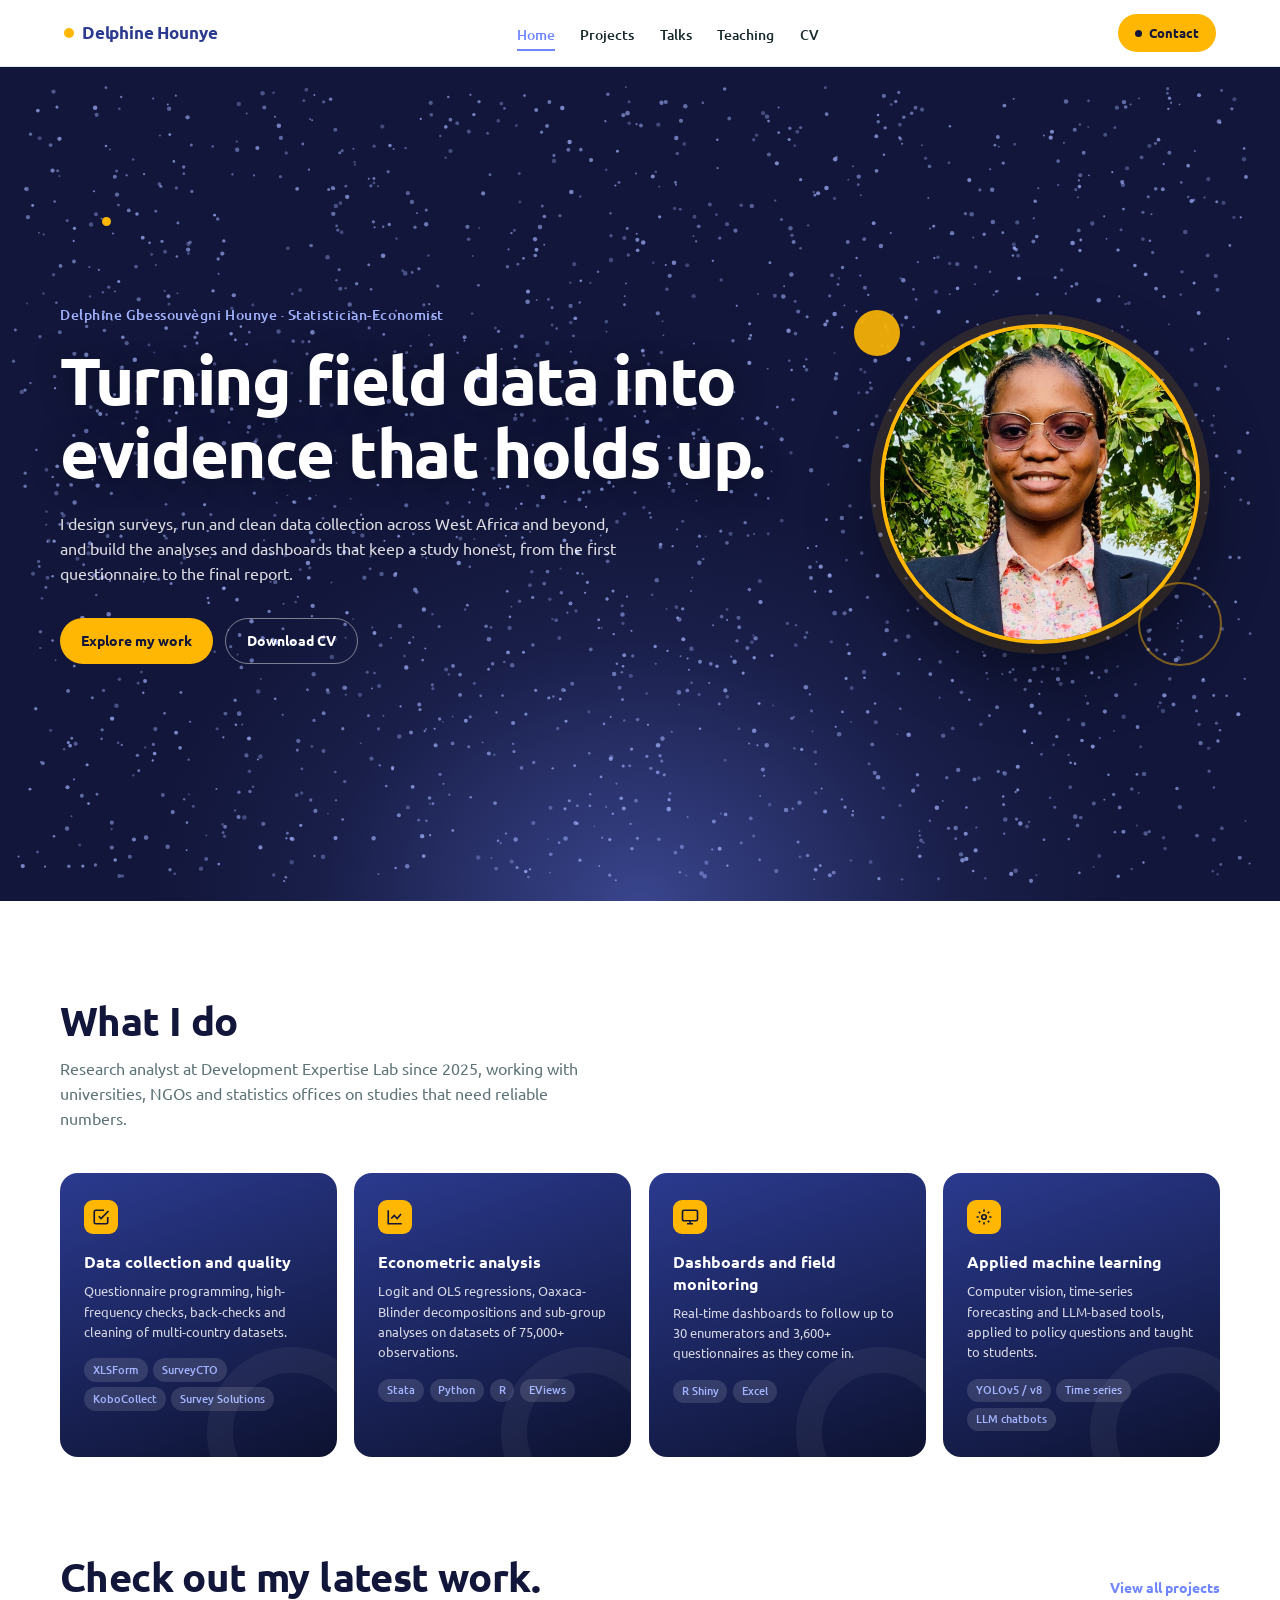
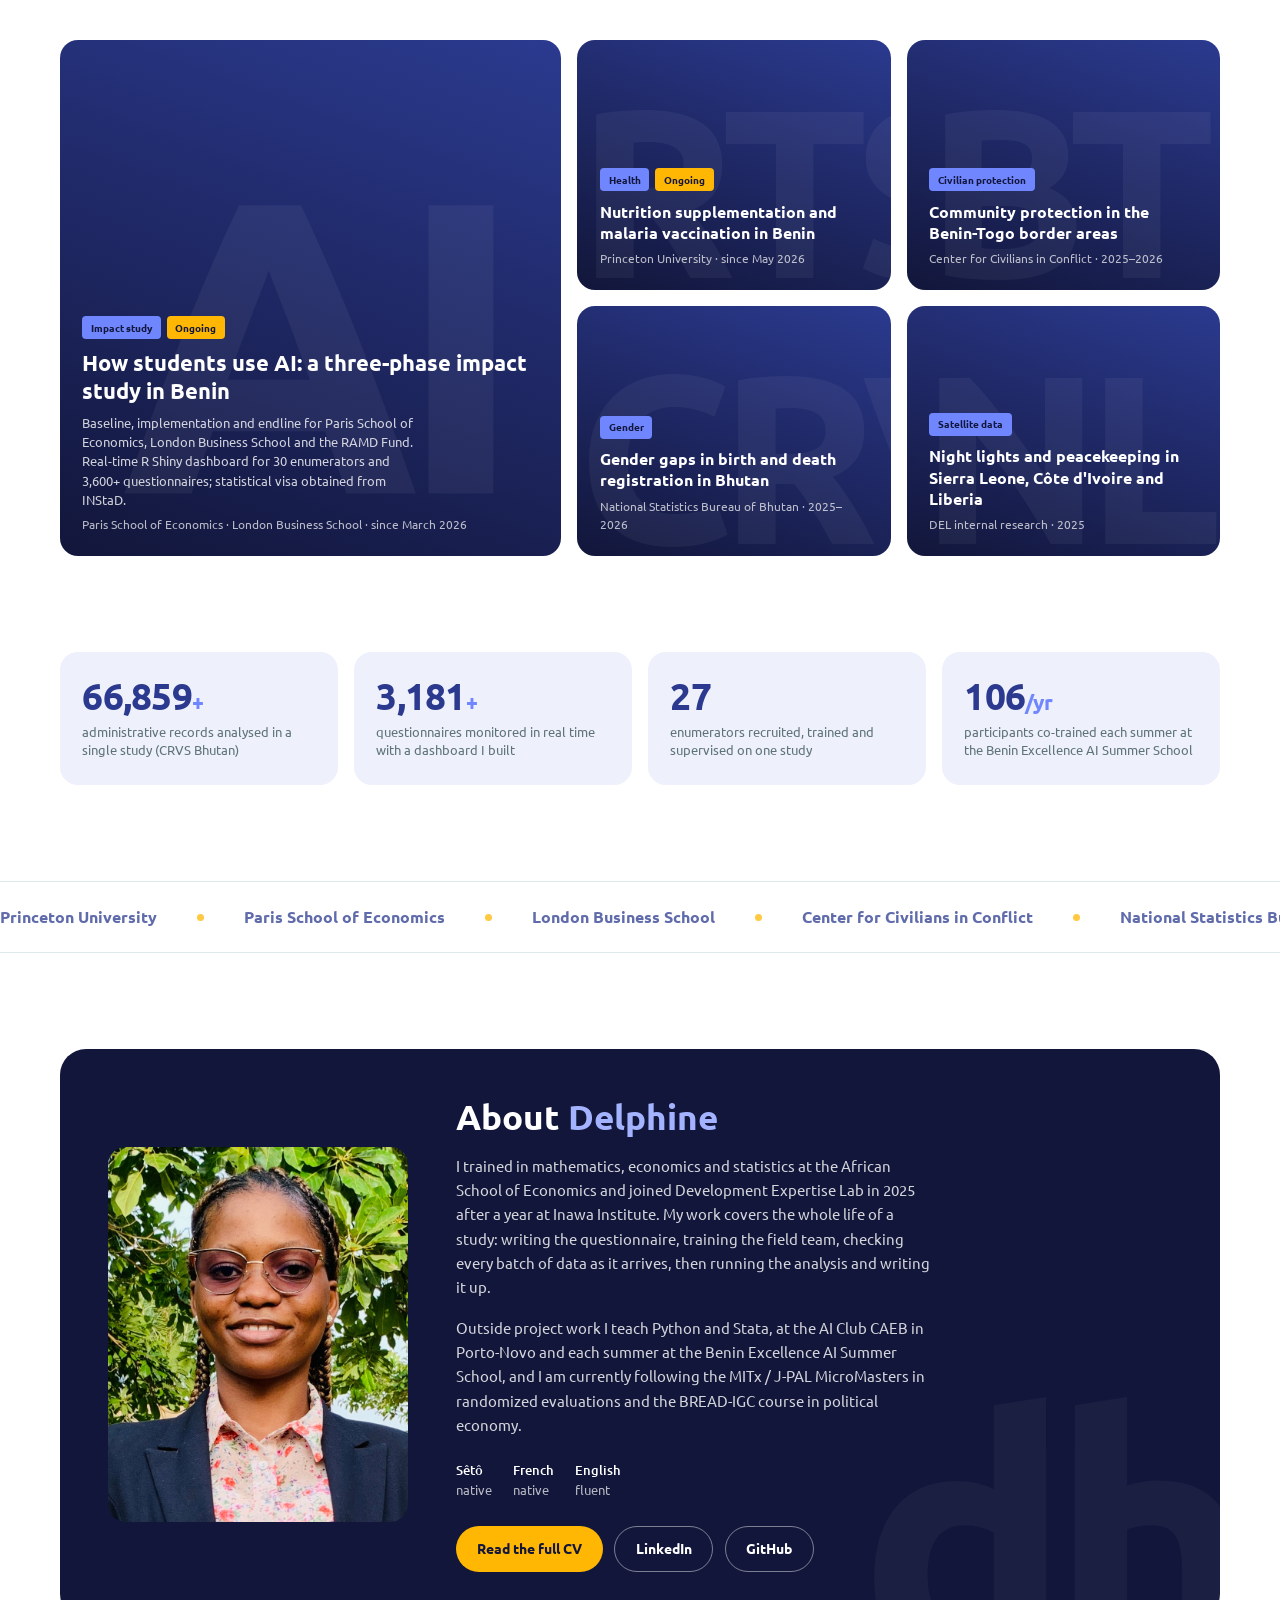
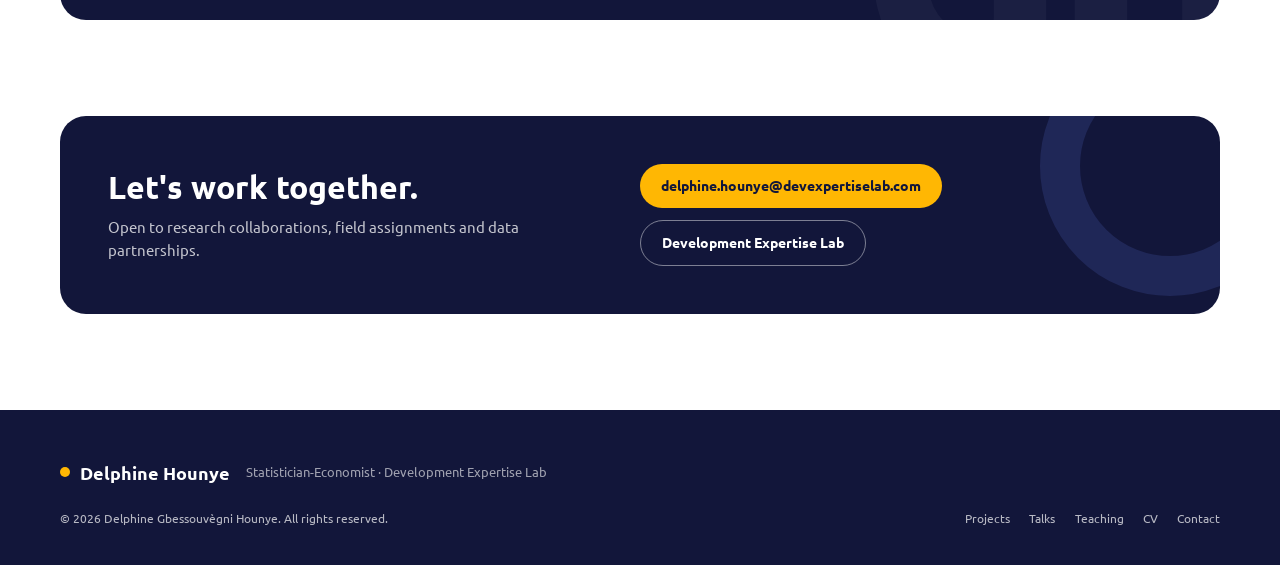
<file: index.html>
<!DOCTYPE html>
<html lang="en">
<head>
  <meta charset="UTF-8"/>
  <meta name="viewport" content="width=device-width, initial-scale=1.0"/>
  <title>Delphine Hounye · Statistician-Economist</title>
  <meta name="description" content="Delphine Gbessouvègni Hounye, Statistician-Economist and Research Analyst at Development Expertise Lab (DEL), Cotonou, Benin. Field surveys, econometrics and data dashboards for impact evaluation."/>
  <meta property="og:type" content="website"/>
  <meta property="og:site_name" content="Delphine Hounye"/>
  <meta property="og:title" content="Delphine Hounye · Statistician-Economist"/>
  <meta property="og:description" content="Statistician-Economist and Research Analyst at Development Expertise Lab (DEL), Cotonou, Benin. Field surveys, econometrics and data dashboards for impact evaluation."/>
  <meta property="og:url" content="https://dhounye.github.io/"/>
  <meta property="og:image" content="https://dhounye.github.io/profile.jpg"/>
  <meta property="og:image:width" content="994"/>
  <meta property="og:image:height" content="978"/>
  <meta name="twitter:card" content="summary_large_image"/>
  <meta name="twitter:title" content="Delphine Hounye · Statistician-Economist"/>
  <meta name="twitter:description" content="Statistician-Economist and Research Analyst at Development Expertise Lab (DEL), Cotonou, Benin."/>
  <meta name="twitter:image" content="https://dhounye.github.io/profile.jpg"/>
  <link rel="canonical" href="https://dhounye.github.io/"/>
  <link rel="stylesheet" href="style.css"/>
</head>
<body>

<nav>
  <div class="nav-inner">
    <a href="index.html" class="brand"><i></i>Delphine Hounye</a>
    <ul class="nav-links">
      <li><a href="index.html" class="active">Home</a></li>
      <li><a href="research.html">Projects</a></li>
      <li><a href="talks.html">Talks</a></li>
      <li><a href="teaching.html">Teaching</a></li>
      <li><a href="cv.html">CV</a></li>
    </ul>
    <a href="mailto:delphine.hounye@devexpertiselab.com" class="nav-cta"><i></i>Contact</a>
    <button class="hamburger" aria-label="Menu"><span></span><span></span><span></span></button>
  </div>
</nav>

<!-- HERO -->
<header class="hero">
  <canvas id="nameParticles" data-word="DELPHINE"></canvas>
  <div class="tag-field"></div>
  <span class="dot" style="left:8%; top:18%"></span>
  <div class="hero-inner">
    <div>
      <div class="who">Delphine Gbessouvègni Hounye · Statistician-Economist</div>
      <h1>Turning field data into evidence that holds up.</h1>
      <p>I design surveys, run and clean data collection across West Africa and beyond, and build the analyses and dashboards that keep a study honest, from the first questionnaire to the final report.</p>
      <div class="hero-actions">
        <a href="research.html" class="btn btn-yellow">Explore my work</a>
        <a href="Delphine_Hounye_CV_EN.pdf" target="_blank" class="btn btn-ghost">Download CV</a>
      </div>
    </div>
    <div class="hero-photo">
      <div class="ring"><img src="profile.jpg" alt="Delphine Hounye"/></div>
      <span class="deco"></span><span class="deco2"></span>
    </div>
  </div>
</header>

<!-- WHAT I DO -->
<section id="services">
  <div class="wrap">
    <div class="section-head reveal">
      <h2>What I do</h2>
      <p>Research analyst at Development Expertise Lab since 2025, working with universities, NGOs and statistics offices on studies that need reliable numbers.</p>
    </div>
    <div class="cards-4">
      <div class="card-teal reveal">
        <div class="ico"><svg viewBox="0 0 24 24" fill="none" stroke="currentColor" stroke-width="2.2"><path d="M9 11l3 3L22 4"/><path d="M21 12v7a2 2 0 0 1-2 2H5a2 2 0 0 1-2-2V5a2 2 0 0 1 2-2h11"/></svg></div>
        <h3>Data collection and quality</h3>
        <p>Questionnaire programming, high-frequency checks, back-checks and cleaning of multi-country datasets.</p>
        <div class="tools"><span>XLSForm</span><span>SurveyCTO</span><span>KoboCollect</span><span>Survey Solutions</span></div>
      </div>
      <div class="card-teal reveal">
        <div class="ico"><svg viewBox="0 0 24 24" fill="none" stroke="currentColor" stroke-width="2.2"><path d="M3 3v18h18"/><path d="M7 14l4-4 4 4 5-6"/></svg></div>
        <h3>Econometric analysis</h3>
        <p>Logit and OLS regressions, Oaxaca-Blinder decompositions and sub-group analyses on datasets of 75,000+ observations.</p>
        <div class="tools"><span>Stata</span><span>Python</span><span>R</span><span>EViews</span></div>
      </div>
      <div class="card-teal reveal">
        <div class="ico"><svg viewBox="0 0 24 24" fill="none" stroke="currentColor" stroke-width="2.2"><rect x="2" y="3" width="20" height="14" rx="2"/><path d="M8 21h8M12 17v4"/></svg></div>
        <h3>Dashboards and field monitoring</h3>
        <p>Real-time dashboards to follow up to 30 enumerators and 3,600+ questionnaires as they come in.</p>
        <div class="tools"><span>R Shiny</span><span>Excel</span></div>
      </div>
      <div class="card-teal reveal">
        <div class="ico"><svg viewBox="0 0 24 24" fill="none" stroke="currentColor" stroke-width="2.2"><circle cx="12" cy="12" r="3"/><path d="M12 2v3M12 19v3M2 12h3M19 12h3M5 5l2 2M17 17l2 2M5 19l2-2M17 7l2-2"/></svg></div>
        <h3>Applied machine learning</h3>
        <p>Computer vision, time-series forecasting and LLM-based tools, applied to policy questions and taught to students.</p>
        <div class="tools"><span>YOLOv5 / v8</span><span>Time series</span><span>LLM chatbots</span></div>
      </div>
    </div>
  </div>
</section>

<!-- SELECTED WORK -->
<section id="work" style="padding-top:0">
  <div class="wrap">
    <div class="section-head wide reveal">
      <div class="right">
        <h2>Check out my latest work.</h2>
        <a href="research.html" class="link-more">View all projects</a>
      </div>
    </div>
    <div class="work-grid">
      <a href="research.html" class="work-card big reveal">
        <div class="bg"><span>AI</span></div>
        <div class="chips"><span>Impact study</span><span class="y">Ongoing</span></div>
        <h3>How students use AI: a three-phase impact study in Benin</h3>
        <p class="desc">Baseline, implementation and endline for Paris School of Economics, London Business School and the RAMD Fund. Real-time R Shiny dashboard for 30 enumerators and 3,600+ questionnaires; statistical visa obtained from INStaD.</p>
        <div class="meta">Paris School of Economics · London Business School · since March 2026</div>
      </a>
      <a href="research.html" class="work-card reveal">
        <div class="bg"><span>RTS</span></div>
        <div class="chips"><span>Health</span><span class="y">Ongoing</span></div>
        <h3>Nutrition supplementation and malaria vaccination in Benin</h3>
        <div class="meta">Princeton University · since May 2026</div>
      </a>
      <a href="research.html" class="work-card reveal">
        <div class="bg"><span>BT</span></div>
        <div class="chips"><span>Civilian protection</span></div>
        <h3>Community protection in the Benin-Togo border areas</h3>
        <div class="meta">Center for Civilians in Conflict · 2025–2026</div>
      </a>
      <a href="research.html" class="work-card reveal">
        <div class="bg"><span>CRVS</span></div>
        <div class="chips"><span>Gender</span></div>
        <h3>Gender gaps in birth and death registration in Bhutan</h3>
        <div class="meta">National Statistics Bureau of Bhutan · 2025–2026</div>
      </a>
      <a href="research.html" class="work-card reveal">
        <div class="bg"><span>NL</span></div>
        <div class="chips"><span>Satellite data</span></div>
        <h3>Night lights and peacekeeping in Sierra Leone, Côte d'Ivoire and Liberia</h3>
        <div class="meta">DEL internal research · 2025</div>
      </a>
    </div>
  </div>
</section>

<!-- NUMBERS -->
<section style="padding-top:0">
  <div class="wrap">
    <div class="stats">
      <div class="stat reveal"><div class="n"><span data-count="75659">0</span><small>+</small></div><div class="l">administrative records analysed in a single study (CRVS Bhutan)</div></div>
      <div class="stat reveal"><div class="n"><span data-count="3600">0</span><small>+</small></div><div class="l">questionnaires monitored in real time with a dashboard I built</div></div>
      <div class="stat reveal"><div class="n"><span data-count="30">0</span></div><div class="l">enumerators recruited, trained and supervised on one study</div></div>
      <div class="stat reveal"><div class="n"><span data-count="120">0</span><small>/yr</small></div><div class="l">participants co-trained each summer at the Benin Excellence AI Summer School</div></div>
    </div>
  </div>
</section>

<!-- INSTITUTIONS -->
<div class="marquee reveal">
  <div class="marquee-track">
    <span>Princeton University</span><span>Paris School of Economics</span><span>London Business School</span><span>Center for Civilians in Conflict</span><span>National Statistics Bureau of Bhutan</span><span>USAID / Palladium</span><span>African School of Economics</span><span>Development Expertise Lab</span><span>Inawa Institute</span><span>J-PAL / MITx</span><span>World Bank DIME</span><span>PRIO</span>
    <span>Princeton University</span><span>Paris School of Economics</span><span>London Business School</span><span>Center for Civilians in Conflict</span><span>National Statistics Bureau of Bhutan</span><span>USAID / Palladium</span><span>African School of Economics</span><span>Development Expertise Lab</span><span>Inawa Institute</span><span>J-PAL / MITx</span><span>World Bank DIME</span><span>PRIO</span>
  </div>
</div>

<!-- ABOUT -->
<section id="about">
  <div class="wrap">
    <div class="about-card reveal">
      <img src="profile.jpg" alt="Delphine Hounye"/>
      <div>
        <h2>About <b>Delphine</b></h2>
        <p>I trained in mathematics, economics and statistics at the African School of Economics and joined Development Expertise Lab in 2025 after a year at Inawa Institute. My work covers the whole life of a study: writing the questionnaire, training the field team, checking every batch of data as it arrives, then running the analysis and writing it up.</p>
        <p>Outside project work I teach Python and Stata, at the AI Club CAEB in Porto-Novo and each summer at the Benin Excellence AI Summer School, and I am currently following the MITx / J-PAL MicroMasters in randomized evaluations and the BREAD-IGC course in political economy.</p>
        <div class="langs">
          <div><b>Sêtô</b>native</div><div><b>French</b>native</div><div><b>English</b>fluent</div>
        </div>
        <div class="row">
          <a href="cv.html" class="btn btn-yellow">Read the full CV</a>
          <a href="http://www.linkedin.com/in/delphine-g-hounye" target="_blank" class="btn btn-ghost">LinkedIn</a>
          <a href="https://github.com/dhounye" target="_blank" class="btn btn-ghost">GitHub</a>
        </div>
      </div>
    </div>
  </div>
</section>

<!-- CONTACT -->
<section style="padding-top:0">
  <div class="wrap">
    <div class="cta reveal">
      <div>
        <h2>Let's work together.</h2>
        <p>Open to research collaborations, field assignments and data partnerships.</p>
      </div>
      <div class="row">
        <a href="mailto:delphine.hounye@devexpertiselab.com" class="btn btn-yellow">delphine.hounye@devexpertiselab.com</a>
        <a href="https://www.devexpertiselab.com" target="_blank" class="btn btn-ghost">Development Expertise Lab</a>
      </div>
    </div>
  </div>
</section>

<footer>
  <div class="foot-name"><i></i>Delphine Hounye <small>Statistician-Economist · Development Expertise Lab</small></div>
  <div class="foot-top">
    <span>© 2026 Delphine Gbessouvègni Hounye. All rights reserved.</span>
    <div class="links"><a href="research.html">Projects</a><a href="talks.html">Talks</a><a href="teaching.html">Teaching</a><a href="cv.html">CV</a><a href="mailto:delphine.hounye@devexpertiselab.com">Contact</a></div>
  </div>

</footer>
<script src="main.js"></script>
</body>
</html>
</file>
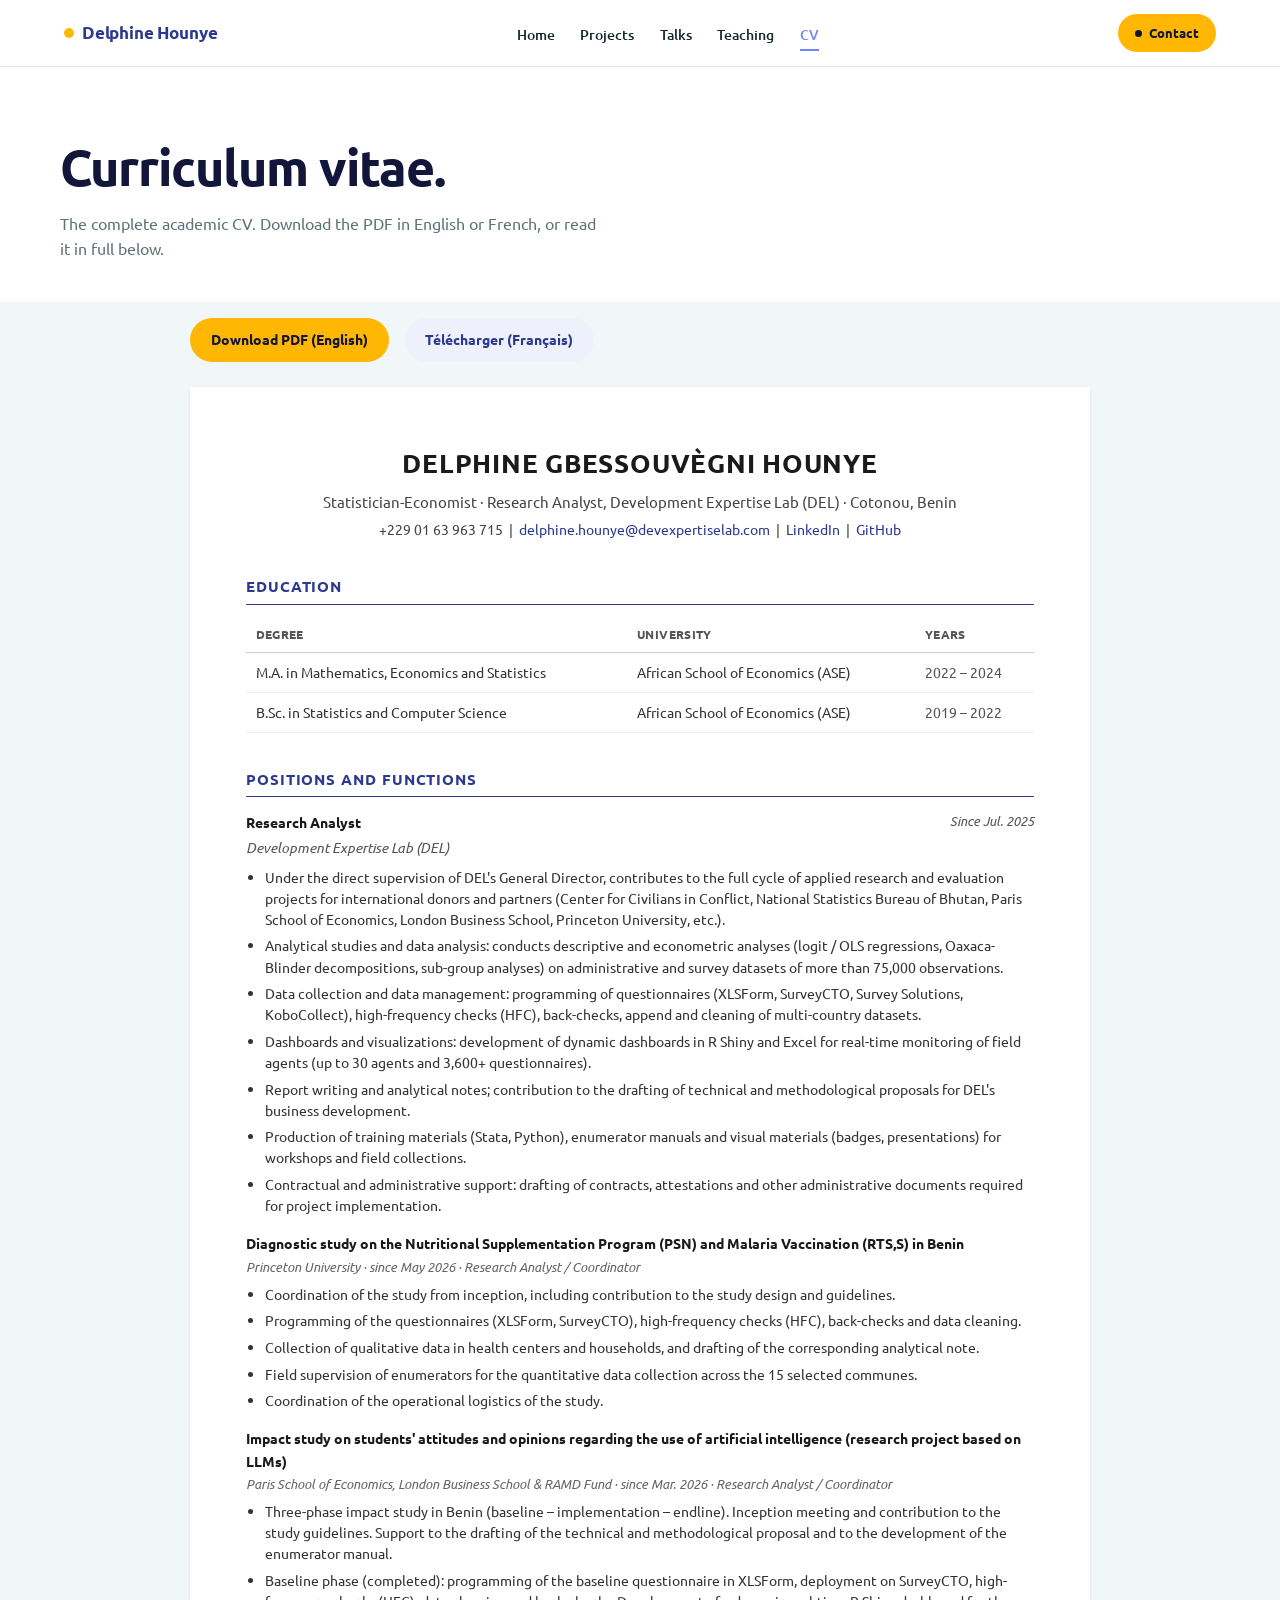
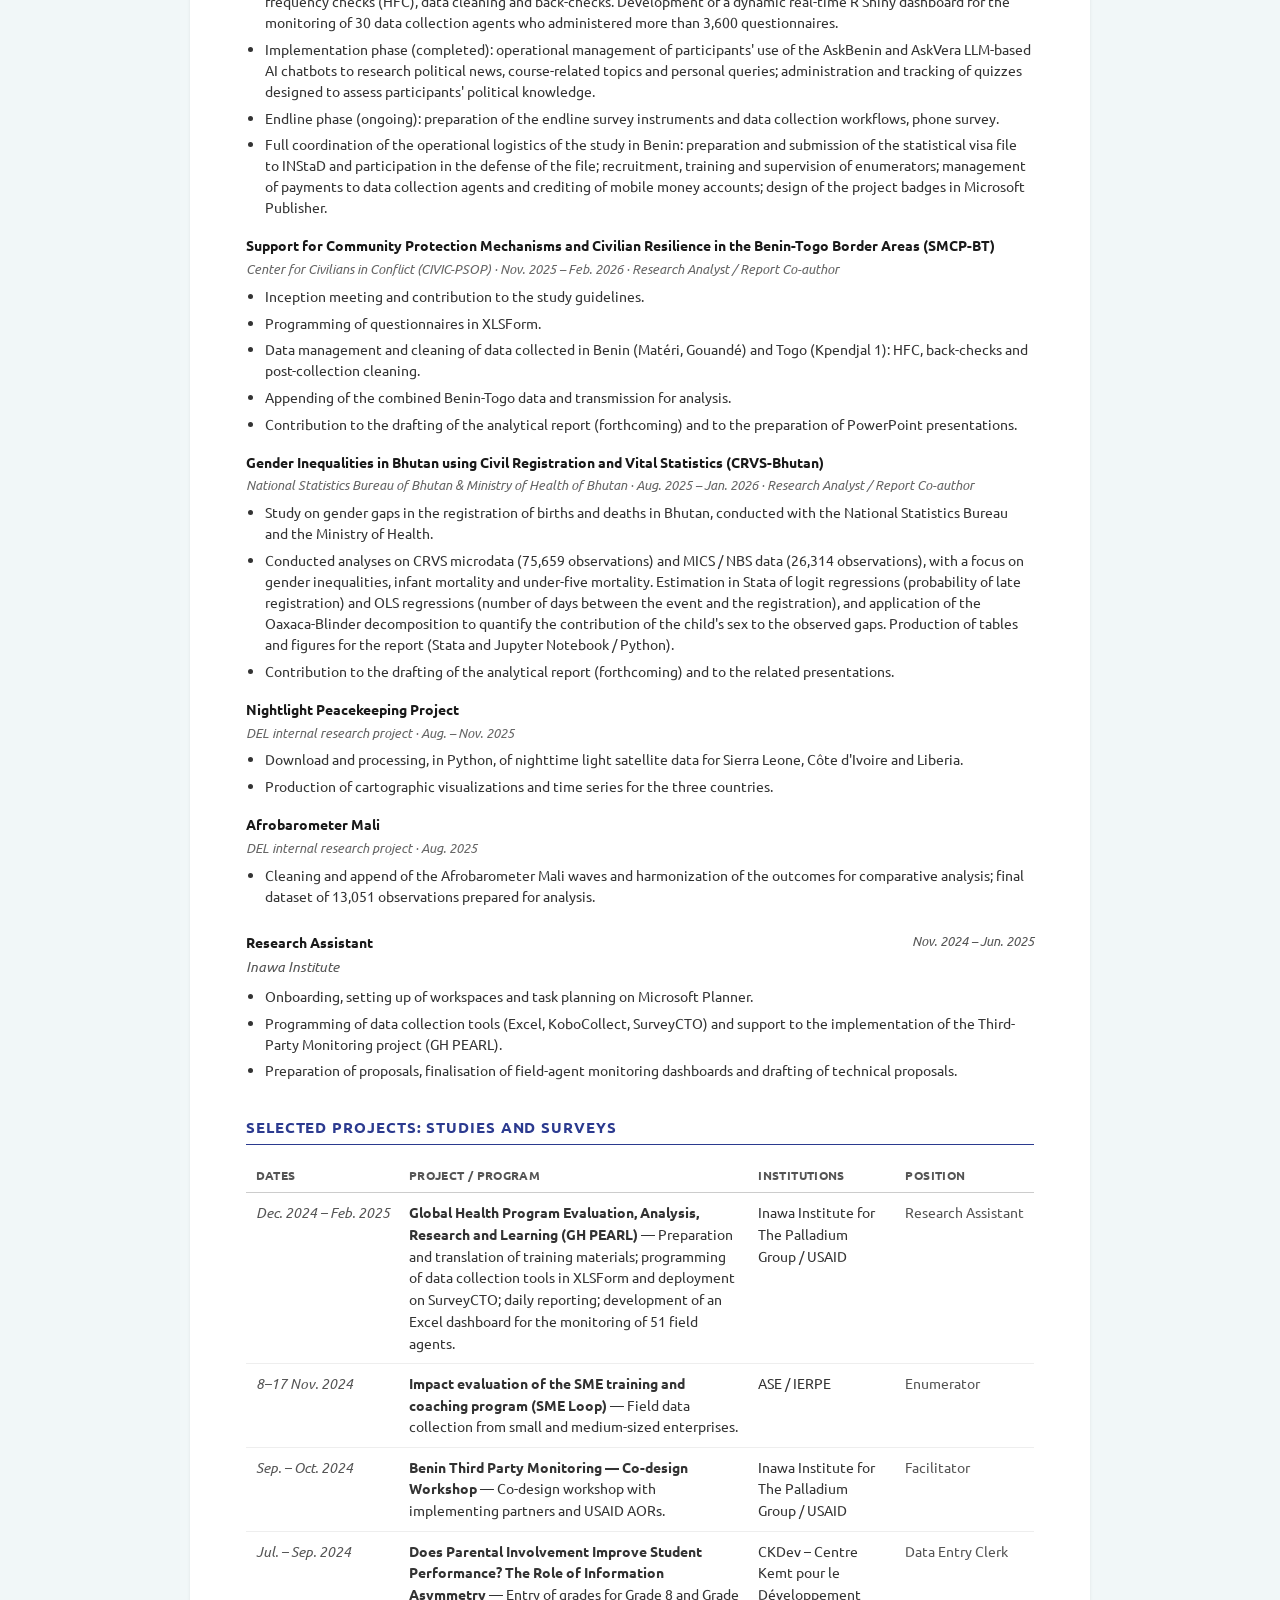
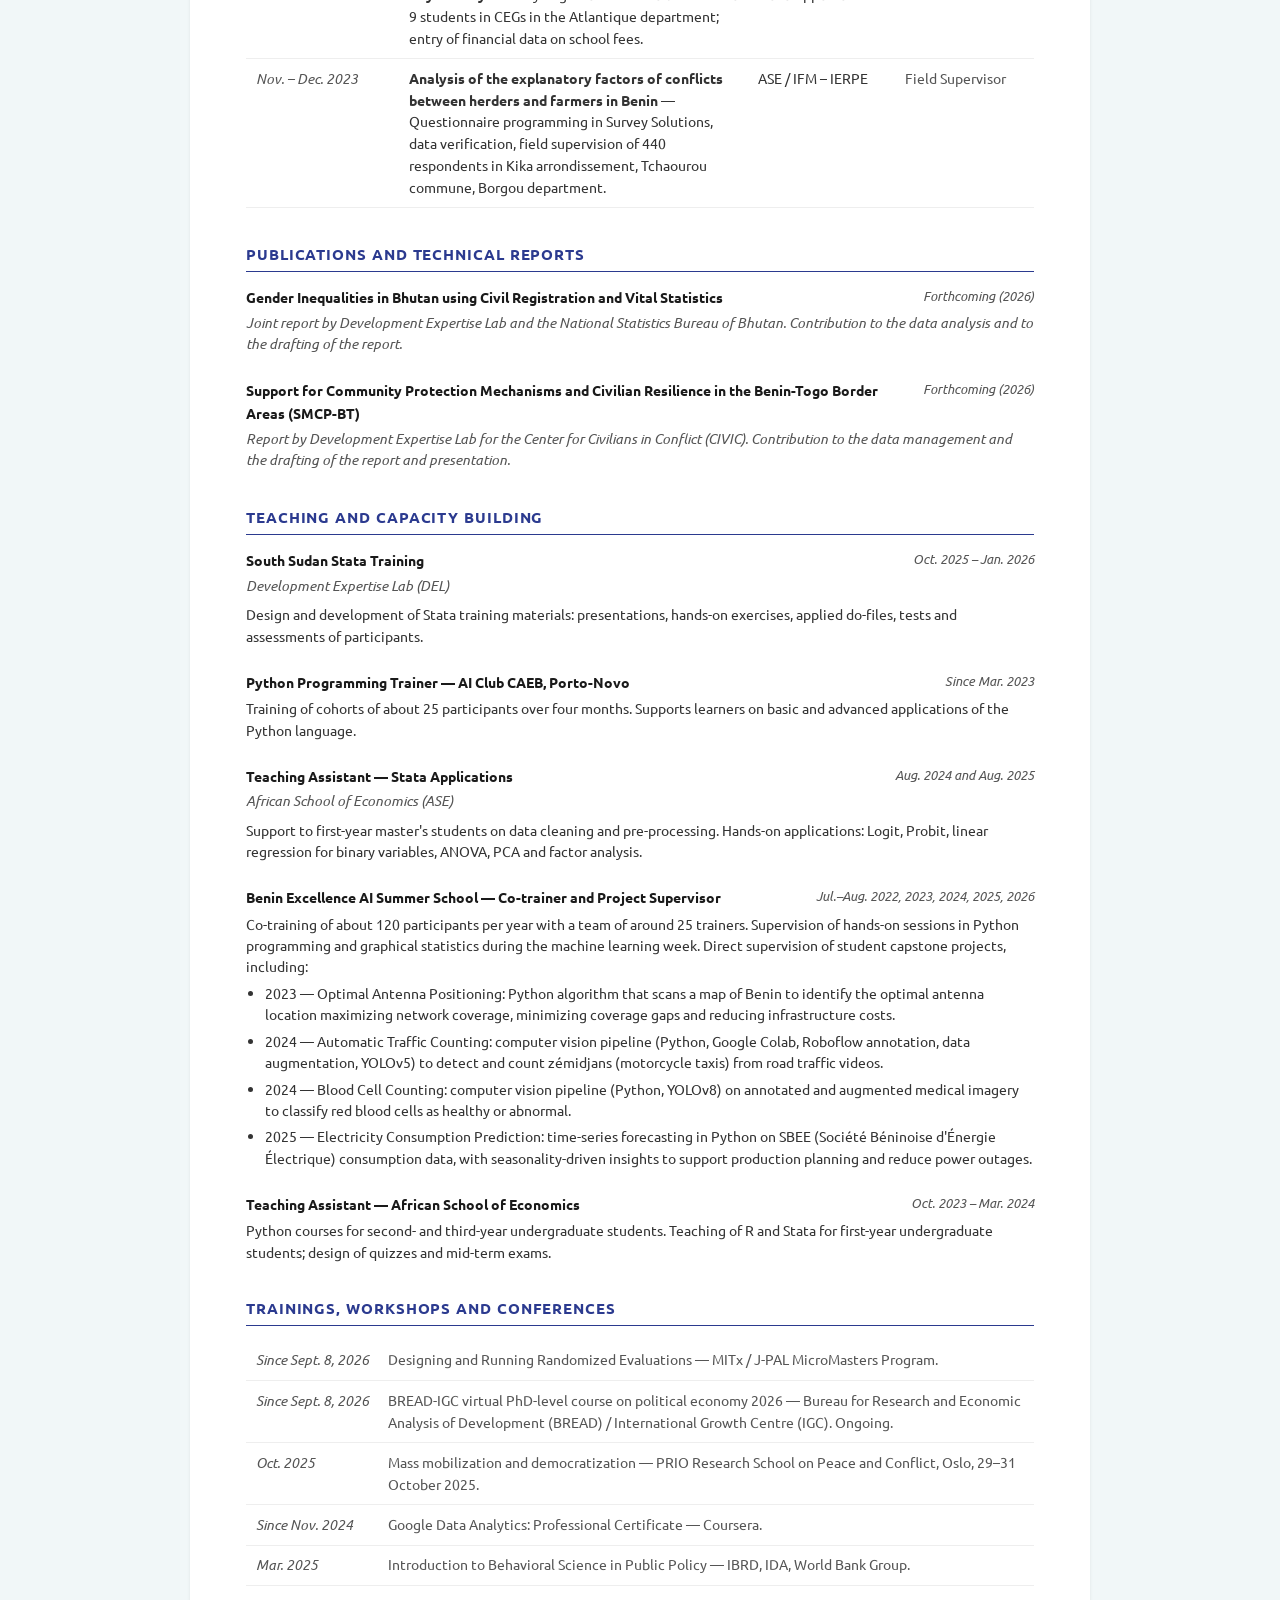
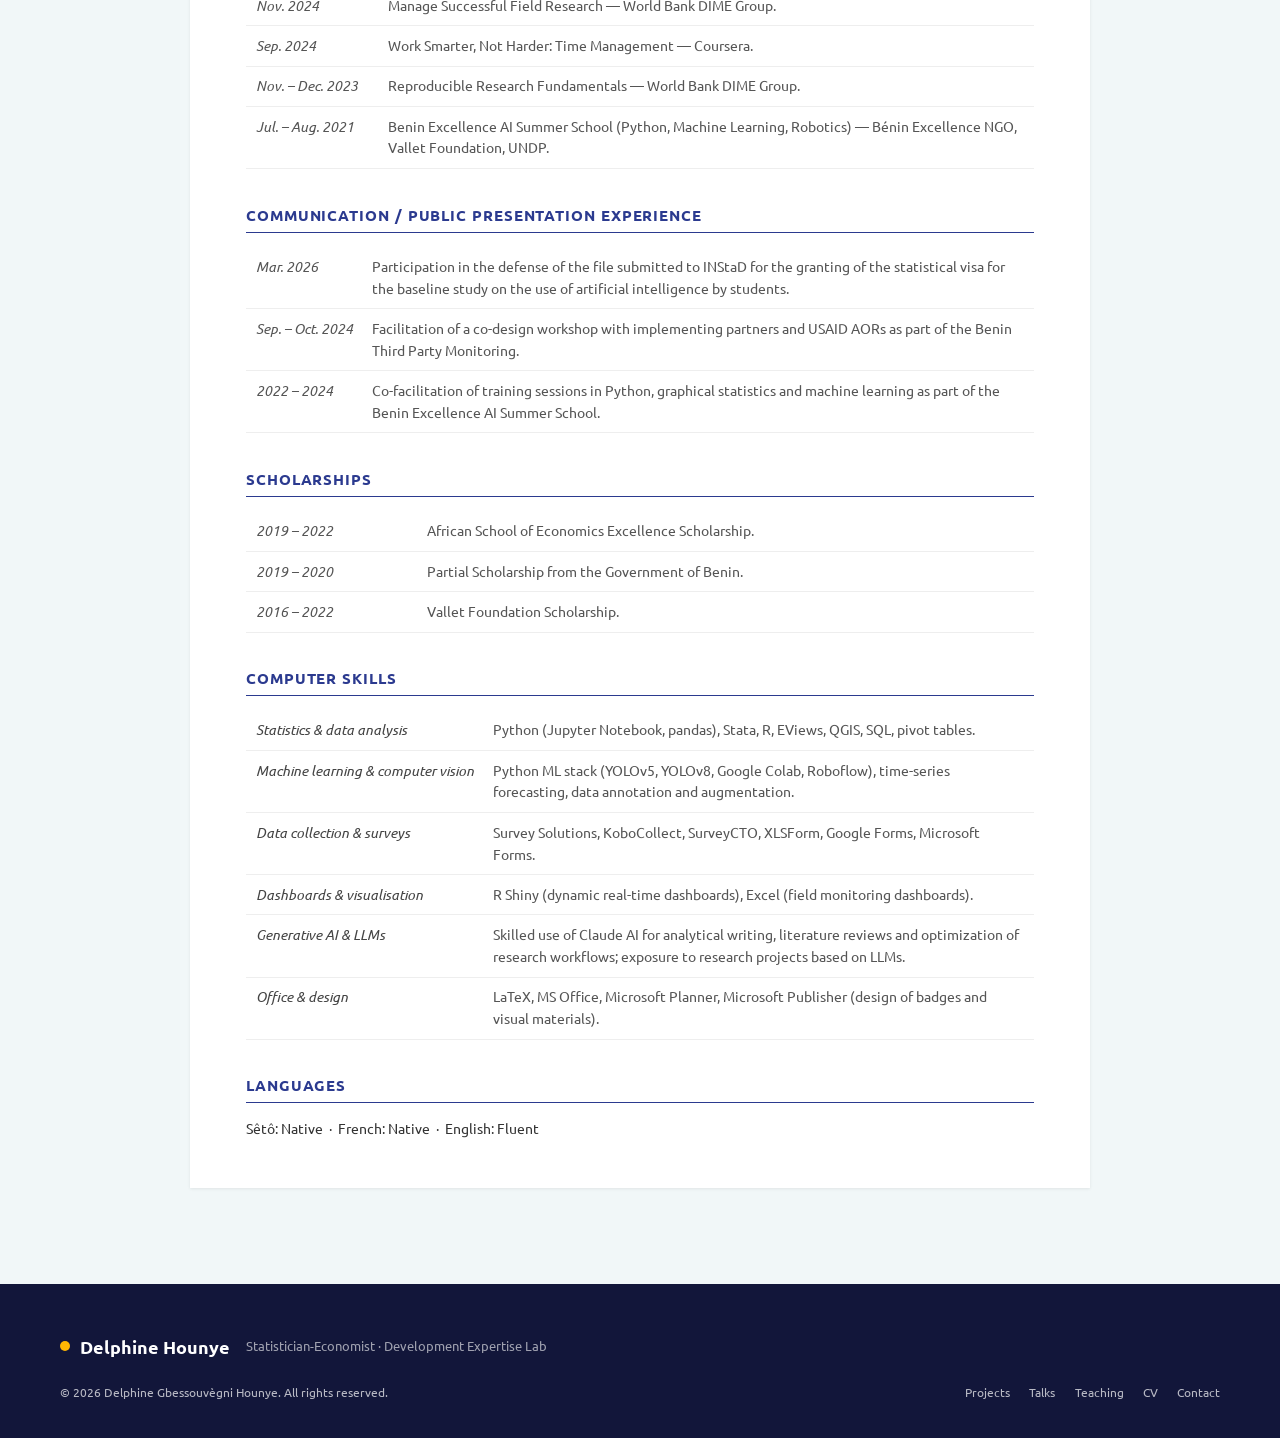
<file: cv.html>
<!DOCTYPE html>
<html lang="en">
<head>
  <meta charset="UTF-8"/>
  <meta name="viewport" content="width=device-width, initial-scale=1.0"/>
  <title>CV · Delphine Hounye</title>
  <meta name="description" content="Full academic CV of Delphine Gbessouvègni Hounye, Statistician-Economist at Development Expertise Lab."/>
  <meta property="og:type" content="website"/>
  <meta property="og:site_name" content="Delphine Hounye"/>
  <meta property="og:title" content="CV · Delphine Hounye"/>
  <meta property="og:description" content="Full academic CV of Delphine Gbessouvègni Hounye, Statistician-Economist at Development Expertise Lab."/>
  <meta property="og:url" content="https://dhounye.github.io/cv.html"/>
  <meta property="og:image" content="https://dhounye.github.io/profile.jpg"/>
  <meta name="twitter:card" content="summary_large_image"/>
  <link rel="canonical" href="https://dhounye.github.io/cv.html"/>
  <link rel="stylesheet" href="style.css"/>
  <style>
    .cv-page { background: #f1f7f8; padding: 60px 1.5rem 90px; }
    .cv-doc {
      max-width: 900px; margin: 0 auto; background: #ffffff;
      padding: 3.5rem 3.5rem 3rem; box-shadow: 0 1px 3px rgba(0,0,0,0.08);
      font-family: 'Ubuntu', system-ui, sans-serif;
      color: #222;
    }
    .cv-head { text-align: center; margin-bottom: 2rem; }
    .cv-head h1 { font-size: 1.6rem; letter-spacing: 0.03em; margin: 0 0 0.35rem; color: #1a1a1a; }
    .cv-head .cv-affil { font-size: 0.92rem; color: #444; margin-bottom: 0.35rem; }
    .cv-head .cv-contact { font-size: 0.85rem; color: #444; }
    .cv-head .cv-contact a { color: var(--teal); text-decoration: none; }
    .cv-head .cv-contact a:hover { text-decoration: underline; }
    .cv-sec { margin-top: 2.1rem; }
    .cv-sec h2 {
      font-size: 0.95rem; font-weight: 700; letter-spacing: 0.06em; text-transform: uppercase;
      color: var(--teal); border-bottom: 1.5px solid var(--teal); padding-bottom: 0.3rem; margin-bottom: 0.9rem;
    }
    .cv-row { display: flex; justify-content: space-between; gap: 1.5rem; margin-bottom: 0.15rem; }
    .cv-row .cv-role { font-weight: 700; font-size: 0.9rem; color: #1a1a1a; }
    .cv-row .cv-date { font-style: italic; font-size: 0.82rem; color: #555; white-space: nowrap; text-align: right; }
    .cv-sub { font-style: italic; font-size: 0.85rem; color: #555; margin-bottom: 0.5rem; }
    .cv-entry { margin-bottom: 1.5rem; }
    .cv-entry:last-child { margin-bottom: 0; }
    .cv-bullets { margin: 0.4rem 0 0; padding-left: 1.2rem; }
    .cv-bullets li { font-size: 0.85rem; line-height: 1.55; color: #333; margin-bottom: 0.35rem; }
    .cv-bullets ul { list-style: circle; margin: 0.3rem 0 0.3rem 0; padding-left: 1.1rem; }
    .cv-proj-title { font-weight: 700; font-size: 0.87rem; color: #1a1a1a; margin: 1rem 0 0.15rem; }
    .cv-proj-meta { font-style: italic; font-size: 0.8rem; color: #666; margin-bottom: 0.3rem; }
    .cv-table { width: 100%; border-collapse: collapse; font-size: 0.85rem; }
    .cv-table th { text-align: left; border-bottom: 1px solid #ccc; padding: 0.4rem 0.6rem; font-size: 0.78rem; text-transform: uppercase; letter-spacing: 0.03em; color: #555; }
    .cv-table td { border-bottom: 1px solid #eee; padding: 0.55rem 0.6rem; vertical-align: top; color: #333; }
    .cv-table td:first-child { white-space: nowrap; font-style: italic; color: #555; }
    .cv-table td:last-child { white-space: nowrap; color: #555; }
    .cv-skills-table td:first-child { font-style: italic; color: #444; width: 220px; }
    .cv-download-bar { max-width: 900px; margin: 0 auto 1.5rem; display:flex; gap:1rem; flex-wrap:wrap; justify-content:flex-end; }
    @media (max-width: 700px) {
      .cv-doc { padding: 2rem 1.25rem; }
      .cv-row { flex-direction: column; gap: 0.1rem; }
      .cv-row .cv-date { text-align: left; }
      .cv-table td:first-child, .cv-table td:last-child { white-space: normal; }
    }
  
    .cv-page { padding: 1rem 1.5rem 6rem; }
    .cv-download-bar { justify-content: flex-start; margin-bottom: 1.6rem; }
  </style>
</head>
<body>

<nav>
  <div class="nav-inner">
    <a href="index.html" class="brand"><i></i>Delphine Hounye</a>
    <ul class="nav-links">
      <li><a href="index.html">Home</a></li>
      <li><a href="research.html">Projects</a></li>
      <li><a href="talks.html">Talks</a></li>
      <li><a href="teaching.html">Teaching</a></li>
      <li><a href="cv.html" class="active">CV</a></li>
    </ul>
    <a href="mailto:delphine.hounye@devexpertiselab.com" class="nav-cta"><i></i>Contact</a>
    <button class="hamburger" aria-label="Menu"><span></span><span></span><span></span></button>
  </div>
</nav>

<div class="page-head">
  <div class="wrap">
    <h1>Curriculum vitae.</h1>
    <p>The complete academic CV. Download the PDF in English or French, or read it in full below.</p>
  </div>
</div>

<section class="cv-page">
  <div class="cv-download-bar">
    <a href="Delphine_Hounye_CV_EN.pdf" target="_blank" class="btn btn-yellow">Download PDF (English)</a>
    <a href="Delphine_Hounye_CV_FR.pdf" target="_blank" class="btn btn-light">Télécharger (Français)</a>
  </div>

  <div class="cv-doc">

    <div class="cv-head">
      <h1>DELPHINE GBESSOUVÈGNI HOUNYE</h1>
      <div class="cv-affil">Statistician-Economist · Research Analyst, Development Expertise Lab (DEL) · Cotonou, Benin</div>
      <div class="cv-contact">
        +229 01 63 963 715 &nbsp;|&nbsp;
        <a href="mailto:delphine.hounye@devexpertiselab.com">delphine.hounye@devexpertiselab.com</a> &nbsp;|&nbsp;
        <a href="http://www.linkedin.com/in/delphine-g-hounye" target="_blank">LinkedIn</a> &nbsp;|&nbsp;
        <a href="https://github.com/dhounye" target="_blank">GitHub</a>
      </div>
    </div>

    <!-- EDUCATION -->
    <div class="cv-sec">
      <h2>Education</h2>
      <table class="cv-table">
        <tr><th>Degree</th><th>University</th><th>Years</th></tr>
        <tr><td style="white-space:normal; font-style:normal; color:#333;">M.A. in Mathematics, Economics and Statistics</td><td style="white-space:normal;">African School of Economics (ASE)</td><td>2022 – 2024</td></tr>
        <tr><td style="white-space:normal; font-style:normal; color:#333;">B.Sc. in Statistics and Computer Science</td><td style="white-space:normal;">African School of Economics (ASE)</td><td>2019 – 2022</td></tr>
      </table>
    </div>

    <!-- POSITIONS -->
    <div class="cv-sec">
      <h2>Positions and Functions</h2>

      <div class="cv-entry">
        <div class="cv-row"><span class="cv-role">Research Analyst</span><span class="cv-date">Since Jul. 2025</span></div>
        <div class="cv-sub">Development Expertise Lab (DEL)</div>
        <ul class="cv-bullets">
          <li>Under the direct supervision of DEL's General Director, contributes to the full cycle of applied research and evaluation projects for international donors and partners (Center for Civilians in Conflict, National Statistics Bureau of Bhutan, Paris School of Economics, London Business School, Princeton University, etc.).</li>
          <li>Analytical studies and data analysis: conducts descriptive and econometric analyses (logit / OLS regressions, Oaxaca-Blinder decompositions, sub-group analyses) on administrative and survey datasets of more than 75,000 observations.</li>
          <li>Data collection and data management: programming of questionnaires (XLSForm, SurveyCTO, Survey Solutions, KoboCollect), high-frequency checks (HFC), back-checks, append and cleaning of multi-country datasets.</li>
          <li>Dashboards and visualizations: development of dynamic dashboards in R Shiny and Excel for real-time monitoring of field agents (up to 30 agents and 3,600+ questionnaires).</li>
          <li>Report writing and analytical notes; contribution to the drafting of technical and methodological proposals for DEL's business development.</li>
          <li>Production of training materials (Stata, Python), enumerator manuals and visual materials (badges, presentations) for workshops and field collections.</li>
          <li>Contractual and administrative support: drafting of contracts, attestations and other administrative documents required for project implementation.</li>
        </ul>

        <div class="cv-proj-title">Diagnostic study on the Nutritional Supplementation Program (PSN) and Malaria Vaccination (RTS,S) in Benin</div>
        <div class="cv-proj-meta">Princeton University · since May 2026 · Research Analyst / Coordinator</div>
        <ul class="cv-bullets">
          <li>Coordination of the study from inception, including contribution to the study design and guidelines.</li>
          <li>Programming of the questionnaires (XLSForm, SurveyCTO), high-frequency checks (HFC), back-checks and data cleaning.</li>
          <li>Collection of qualitative data in health centers and households, and drafting of the corresponding analytical note.</li>
          <li>Field supervision of enumerators for the quantitative data collection across the 15 selected communes.</li>
          <li>Coordination of the operational logistics of the study.</li>
        </ul>

        <div class="cv-proj-title">Impact study on students' attitudes and opinions regarding the use of artificial intelligence (research project based on LLMs)</div>
        <div class="cv-proj-meta">Paris School of Economics, London Business School &amp; RAMD Fund · since Mar. 2026 · Research Analyst / Coordinator</div>
        <ul class="cv-bullets">
          <li>Three-phase impact study in Benin (baseline – implementation – endline). Inception meeting and contribution to the study guidelines. Support to the drafting of the technical and methodological proposal and to the development of the enumerator manual.</li>
          <li>Baseline phase (completed): programming of the baseline questionnaire in XLSForm, deployment on SurveyCTO, high-frequency checks (HFC), data cleaning and back-checks. Development of a dynamic real-time R Shiny dashboard for the monitoring of 30 data collection agents who administered more than 3,600 questionnaires.</li>
          <li>Implementation phase (completed): operational management of participants' use of the AskBenin and AskVera LLM-based AI chatbots to research political news, course-related topics and personal queries; administration and tracking of quizzes designed to assess participants' political knowledge.</li>
          <li>Endline phase (ongoing): preparation of the endline survey instruments and data collection workflows, phone survey.</li>
          <li>Full coordination of the operational logistics of the study in Benin: preparation and submission of the statistical visa file to INStaD and participation in the defense of the file; recruitment, training and supervision of enumerators; management of payments to data collection agents and crediting of mobile money accounts; design of the project badges in Microsoft Publisher.</li>
        </ul>

        <div class="cv-proj-title">Support for Community Protection Mechanisms and Civilian Resilience in the Benin-Togo Border Areas (SMCP-BT)</div>
        <div class="cv-proj-meta">Center for Civilians in Conflict (CIVIC-PSOP) · Nov. 2025 – Feb. 2026 · Research Analyst / Report Co-author</div>
        <ul class="cv-bullets">
          <li>Inception meeting and contribution to the study guidelines.</li>
          <li>Programming of questionnaires in XLSForm.</li>
          <li>Data management and cleaning of data collected in Benin (Matéri, Gouandé) and Togo (Kpendjal 1): HFC, back-checks and post-collection cleaning.</li>
          <li>Appending of the combined Benin-Togo data and transmission for analysis.</li>
          <li>Contribution to the drafting of the analytical report (forthcoming) and to the preparation of PowerPoint presentations.</li>
        </ul>

        <div class="cv-proj-title">Gender Inequalities in Bhutan using Civil Registration and Vital Statistics (CRVS-Bhutan)</div>
        <div class="cv-proj-meta">National Statistics Bureau of Bhutan &amp; Ministry of Health of Bhutan · Aug. 2025 – Jan. 2026 · Research Analyst / Report Co-author</div>
        <ul class="cv-bullets">
          <li>Study on gender gaps in the registration of births and deaths in Bhutan, conducted with the National Statistics Bureau and the Ministry of Health.</li>
          <li>Conducted analyses on CRVS microdata (75,659 observations) and MICS / NBS data (26,314 observations), with a focus on gender inequalities, infant mortality and under-five mortality. Estimation in Stata of logit regressions (probability of late registration) and OLS regressions (number of days between the event and the registration), and application of the Oaxaca-Blinder decomposition to quantify the contribution of the child's sex to the observed gaps. Production of tables and figures for the report (Stata and Jupyter Notebook / Python).</li>
          <li>Contribution to the drafting of the analytical report (forthcoming) and to the related presentations.</li>
        </ul>

        <div class="cv-proj-title">Nightlight Peacekeeping Project</div>
        <div class="cv-proj-meta">DEL internal research project · Aug. – Nov. 2025</div>
        <ul class="cv-bullets">
          <li>Download and processing, in Python, of nighttime light satellite data for Sierra Leone, Côte d'Ivoire and Liberia.</li>
          <li>Production of cartographic visualizations and time series for the three countries.</li>
        </ul>

        <div class="cv-proj-title">Afrobarometer Mali</div>
        <div class="cv-proj-meta">DEL internal research project · Aug. 2025</div>
        <ul class="cv-bullets">
          <li>Cleaning and append of the Afrobarometer Mali waves and harmonization of the outcomes for comparative analysis; final dataset of 13,051 observations prepared for analysis.</li>
        </ul>
      </div>

      <div class="cv-entry">
        <div class="cv-row"><span class="cv-role">Research Assistant</span><span class="cv-date">Nov. 2024 – Jun. 2025</span></div>
        <div class="cv-sub">Inawa Institute</div>
        <ul class="cv-bullets">
          <li>Onboarding, setting up of workspaces and task planning on Microsoft Planner.</li>
          <li>Programming of data collection tools (Excel, KoboCollect, SurveyCTO) and support to the implementation of the Third-Party Monitoring project (GH PEARL).</li>
          <li>Preparation of proposals, finalisation of field-agent monitoring dashboards and drafting of technical proposals.</li>
        </ul>
      </div>
    </div>

    <!-- SELECTED PROJECTS TABLE -->
    <div class="cv-sec">
      <h2>Selected Projects: Studies and Surveys</h2>
      <table class="cv-table">
        <tr><th>Dates</th><th>Project / Program</th><th>Institutions</th><th>Position</th></tr>
        <tr>
          <td>Dec. 2024 – Feb. 2025</td>
          <td style="white-space:normal;"><strong>Global Health Program Evaluation, Analysis, Research and Learning (GH PEARL)</strong> — Preparation and translation of training materials; programming of data collection tools in XLSForm and deployment on SurveyCTO; daily reporting; development of an Excel dashboard for the monitoring of 51 field agents.</td>
          <td style="white-space:normal;">Inawa Institute for The Palladium Group / USAID</td>
          <td>Research Assistant</td>
        </tr>
        <tr>
          <td>8–17 Nov. 2024</td>
          <td style="white-space:normal;"><strong>Impact evaluation of the SME training and coaching program (SME Loop)</strong> — Field data collection from small and medium-sized enterprises.</td>
          <td style="white-space:normal;">ASE / IERPE</td>
          <td>Enumerator</td>
        </tr>
        <tr>
          <td>Sep. – Oct. 2024</td>
          <td style="white-space:normal;"><strong>Benin Third Party Monitoring — Co-design Workshop</strong> — Co-design workshop with implementing partners and USAID AORs.</td>
          <td style="white-space:normal;">Inawa Institute for The Palladium Group / USAID</td>
          <td>Facilitator</td>
        </tr>
        <tr>
          <td>Jul. – Sep. 2024</td>
          <td style="white-space:normal;"><strong>Does Parental Involvement Improve Student Performance? The Role of Information Asymmetry</strong> — Entry of grades for Grade 8 and Grade 9 students in CEGs in the Atlantique department; entry of financial data on school fees.</td>
          <td style="white-space:normal;">CKDev – Centre Kemt pour le Développement</td>
          <td>Data Entry Clerk</td>
        </tr>
        <tr>
          <td>Nov. – Dec. 2023</td>
          <td style="white-space:normal;"><strong>Analysis of the explanatory factors of conflicts between herders and farmers in Benin</strong> — Questionnaire programming in Survey Solutions, data verification, field supervision of 440 respondents in Kika arrondissement, Tchaourou commune, Borgou department.</td>
          <td style="white-space:normal;">ASE / IFM – IERPE</td>
          <td>Field Supervisor</td>
        </tr>
      </table>
    </div>

    <!-- PUBLICATIONS -->
    <div class="cv-sec">
      <h2>Publications and Technical Reports</h2>
      <div class="cv-entry">
        <div class="cv-row"><span class="cv-role">Gender Inequalities in Bhutan using Civil Registration and Vital Statistics</span><span class="cv-date">Forthcoming (2026)</span></div>
        <div class="cv-sub">Joint report by Development Expertise Lab and the National Statistics Bureau of Bhutan. Contribution to the data analysis and to the drafting of the report.</div>
      </div>
      <div class="cv-entry">
        <div class="cv-row"><span class="cv-role">Support for Community Protection Mechanisms and Civilian Resilience in the Benin-Togo Border Areas (SMCP-BT)</span><span class="cv-date">Forthcoming (2026)</span></div>
        <div class="cv-sub">Report by Development Expertise Lab for the Center for Civilians in Conflict (CIVIC). Contribution to the data management and the drafting of the report and presentation.</div>
      </div>
    </div>

    <!-- TEACHING -->
    <div class="cv-sec">
      <h2>Teaching and Capacity Building</h2>
      <div class="cv-entry">
        <div class="cv-row"><span class="cv-role">South Sudan Stata Training</span><span class="cv-date">Oct. 2025 – Jan. 2026</span></div>
        <div class="cv-sub">Development Expertise Lab (DEL)</div>
        <p style="font-size:0.85rem; color:#333; line-height:1.55; margin:0.3rem 0 0;">Design and development of Stata training materials: presentations, hands-on exercises, applied do-files, tests and assessments of participants.</p>
      </div>
      <div class="cv-entry">
        <div class="cv-row"><span class="cv-role">Python Programming Trainer — AI Club CAEB, Porto-Novo</span><span class="cv-date">Since Mar. 2023</span></div>
        <p style="font-size:0.85rem; color:#333; line-height:1.55; margin:0.3rem 0 0;">Training of cohorts of about 25 participants over four months. Supports learners on basic and advanced applications of the Python language.</p>
      </div>
      <div class="cv-entry">
        <div class="cv-row"><span class="cv-role">Teaching Assistant — Stata Applications</span><span class="cv-date">Aug. 2024 and Aug. 2025</span></div>
        <div class="cv-sub">African School of Economics (ASE)</div>
        <p style="font-size:0.85rem; color:#333; line-height:1.55; margin:0.3rem 0 0;">Support to first-year master's students on data cleaning and pre-processing. Hands-on applications: Logit, Probit, linear regression for binary variables, ANOVA, PCA and factor analysis.</p>
      </div>
      <div class="cv-entry">
        <div class="cv-row"><span class="cv-role">Benin Excellence AI Summer School — Co-trainer and Project Supervisor</span><span class="cv-date">Jul.–Aug. 2022, 2023, 2024, 2025, 2026</span></div>
        <p style="font-size:0.85rem; color:#333; line-height:1.55; margin:0.3rem 0 0;">Co-training of about 120 participants per year with a team of around 25 trainers. Supervision of hands-on sessions in Python programming and graphical statistics during the machine learning week. Direct supervision of student capstone projects, including:</p>
        <ul class="cv-bullets">
          <li>2023 — Optimal Antenna Positioning: Python algorithm that scans a map of Benin to identify the optimal antenna location maximizing network coverage, minimizing coverage gaps and reducing infrastructure costs.</li>
          <li>2024 — Automatic Traffic Counting: computer vision pipeline (Python, Google Colab, Roboflow annotation, data augmentation, YOLOv5) to detect and count zémidjans (motorcycle taxis) from road traffic videos.</li>
          <li>2024 — Blood Cell Counting: computer vision pipeline (Python, YOLOv8) on annotated and augmented medical imagery to classify red blood cells as healthy or abnormal.</li>
          <li>2025 — Electricity Consumption Prediction: time-series forecasting in Python on SBEE (Société Béninoise d'Énergie Électrique) consumption data, with seasonality-driven insights to support production planning and reduce power outages.</li>
        </ul>
      </div>
      <div class="cv-entry">
        <div class="cv-row"><span class="cv-role">Teaching Assistant — African School of Economics</span><span class="cv-date">Oct. 2023 – Mar. 2024</span></div>
        <p style="font-size:0.85rem; color:#333; line-height:1.55; margin:0.3rem 0 0;">Python courses for second- and third-year undergraduate students. Teaching of R and Stata for first-year undergraduate students; design of quizzes and mid-term exams.</p>
      </div>
    </div>

    <!-- TRAININGS -->
    <div class="cv-sec">
      <h2>Trainings, Workshops and Conferences</h2>
      <table class="cv-table">
        <tr><td>Since Sept. 8, 2026</td><td style="white-space:normal;">Designing and Running Randomized Evaluations — MITx / J-PAL MicroMasters Program.</td></tr>
        <tr><td>Since Sept. 8, 2026</td><td style="white-space:normal;">BREAD-IGC virtual PhD-level course on political economy 2026 — Bureau for Research and Economic Analysis of Development (BREAD) / International Growth Centre (IGC). Ongoing.</td></tr>
        <tr><td>Oct. 2025</td><td style="white-space:normal;">Mass mobilization and democratization — PRIO Research School on Peace and Conflict, Oslo, 29–31 October 2025.</td></tr>
        <tr><td>Since Nov. 2024</td><td style="white-space:normal;">Google Data Analytics: Professional Certificate — Coursera.</td></tr>
        <tr><td>Mar. 2025</td><td style="white-space:normal;">Introduction to Behavioral Science in Public Policy — IBRD, IDA, World Bank Group.</td></tr>
        <tr><td>Nov. 2024</td><td style="white-space:normal;">Manage Successful Field Research — World Bank DIME Group.</td></tr>
        <tr><td>Sep. 2024</td><td style="white-space:normal;">Work Smarter, Not Harder: Time Management — Coursera.</td></tr>
        <tr><td>Nov. – Dec. 2023</td><td style="white-space:normal;">Reproducible Research Fundamentals — World Bank DIME Group.</td></tr>
        <tr><td>Jul. – Aug. 2021</td><td style="white-space:normal;">Benin Excellence AI Summer School (Python, Machine Learning, Robotics) — Bénin Excellence NGO, Vallet Foundation, UNDP.</td></tr>
      </table>
    </div>

    <!-- COMMUNICATION -->
    <div class="cv-sec">
      <h2>Communication / Public Presentation Experience</h2>
      <table class="cv-table">
        <tr><td>Mar. 2026</td><td style="white-space:normal;">Participation in the defense of the file submitted to INStaD for the granting of the statistical visa for the baseline study on the use of artificial intelligence by students.</td></tr>
        <tr><td>Sep. – Oct. 2024</td><td style="white-space:normal;">Facilitation of a co-design workshop with implementing partners and USAID AORs as part of the Benin Third Party Monitoring.</td></tr>
        <tr><td>2022 – 2024</td><td style="white-space:normal;">Co-facilitation of training sessions in Python, graphical statistics and machine learning as part of the Benin Excellence AI Summer School.</td></tr>
      </table>
    </div>

    <!-- SCHOLARSHIPS -->
    <div class="cv-sec">
      <h2>Scholarships</h2>
      <table class="cv-table">
        <tr><td>2019 – 2022</td><td style="white-space:normal;">African School of Economics Excellence Scholarship.</td></tr>
        <tr><td>2019 – 2020</td><td style="white-space:normal;">Partial Scholarship from the Government of Benin.</td></tr>
        <tr><td>2016 – 2022</td><td style="white-space:normal;">Vallet Foundation Scholarship.</td></tr>
      </table>
    </div>

    <!-- SKILLS -->
    <div class="cv-sec">
      <h2>Computer Skills</h2>
      <table class="cv-table cv-skills-table">
        <tr><td>Statistics &amp; data analysis</td><td style="white-space:normal;">Python (Jupyter Notebook, pandas), Stata, R, EViews, QGIS, SQL, pivot tables.</td></tr>
        <tr><td>Machine learning &amp; computer vision</td><td style="white-space:normal;">Python ML stack (YOLOv5, YOLOv8, Google Colab, Roboflow), time-series forecasting, data annotation and augmentation.</td></tr>
        <tr><td>Data collection &amp; surveys</td><td style="white-space:normal;">Survey Solutions, KoboCollect, SurveyCTO, XLSForm, Google Forms, Microsoft Forms.</td></tr>
        <tr><td>Dashboards &amp; visualisation</td><td style="white-space:normal;">R Shiny (dynamic real-time dashboards), Excel (field monitoring dashboards).</td></tr>
        <tr><td>Generative AI &amp; LLMs</td><td style="white-space:normal;">Skilled use of Claude AI for analytical writing, literature reviews and optimization of research workflows; exposure to research projects based on LLMs.</td></tr>
        <tr><td>Office &amp; design</td><td style="white-space:normal;">LaTeX, MS Office, Microsoft Planner, Microsoft Publisher (design of badges and visual materials).</td></tr>
      </table>
    </div>

    <!-- LANGUAGES -->
    <div class="cv-sec">
      <h2>Languages</h2>
      <p style="font-size:0.85rem; color:#333;">Sêtô: Native &nbsp;·&nbsp; French: Native &nbsp;·&nbsp; English: Fluent</p>
    </div>

  </div>
</section>

<footer>
  <div class="foot-name"><i></i>Delphine Hounye <small>Statistician-Economist · Development Expertise Lab</small></div>
  <div class="foot-top">
    <span>© 2026 Delphine Gbessouvègni Hounye. All rights reserved.</span>
    <div class="links"><a href="research.html">Projects</a><a href="talks.html">Talks</a><a href="teaching.html">Teaching</a><a href="cv.html">CV</a><a href="mailto:delphine.hounye@devexpertiselab.com">Contact</a></div>
  </div>

</footer>
<script src="main.js"></script>
</body>
</html>
</file>
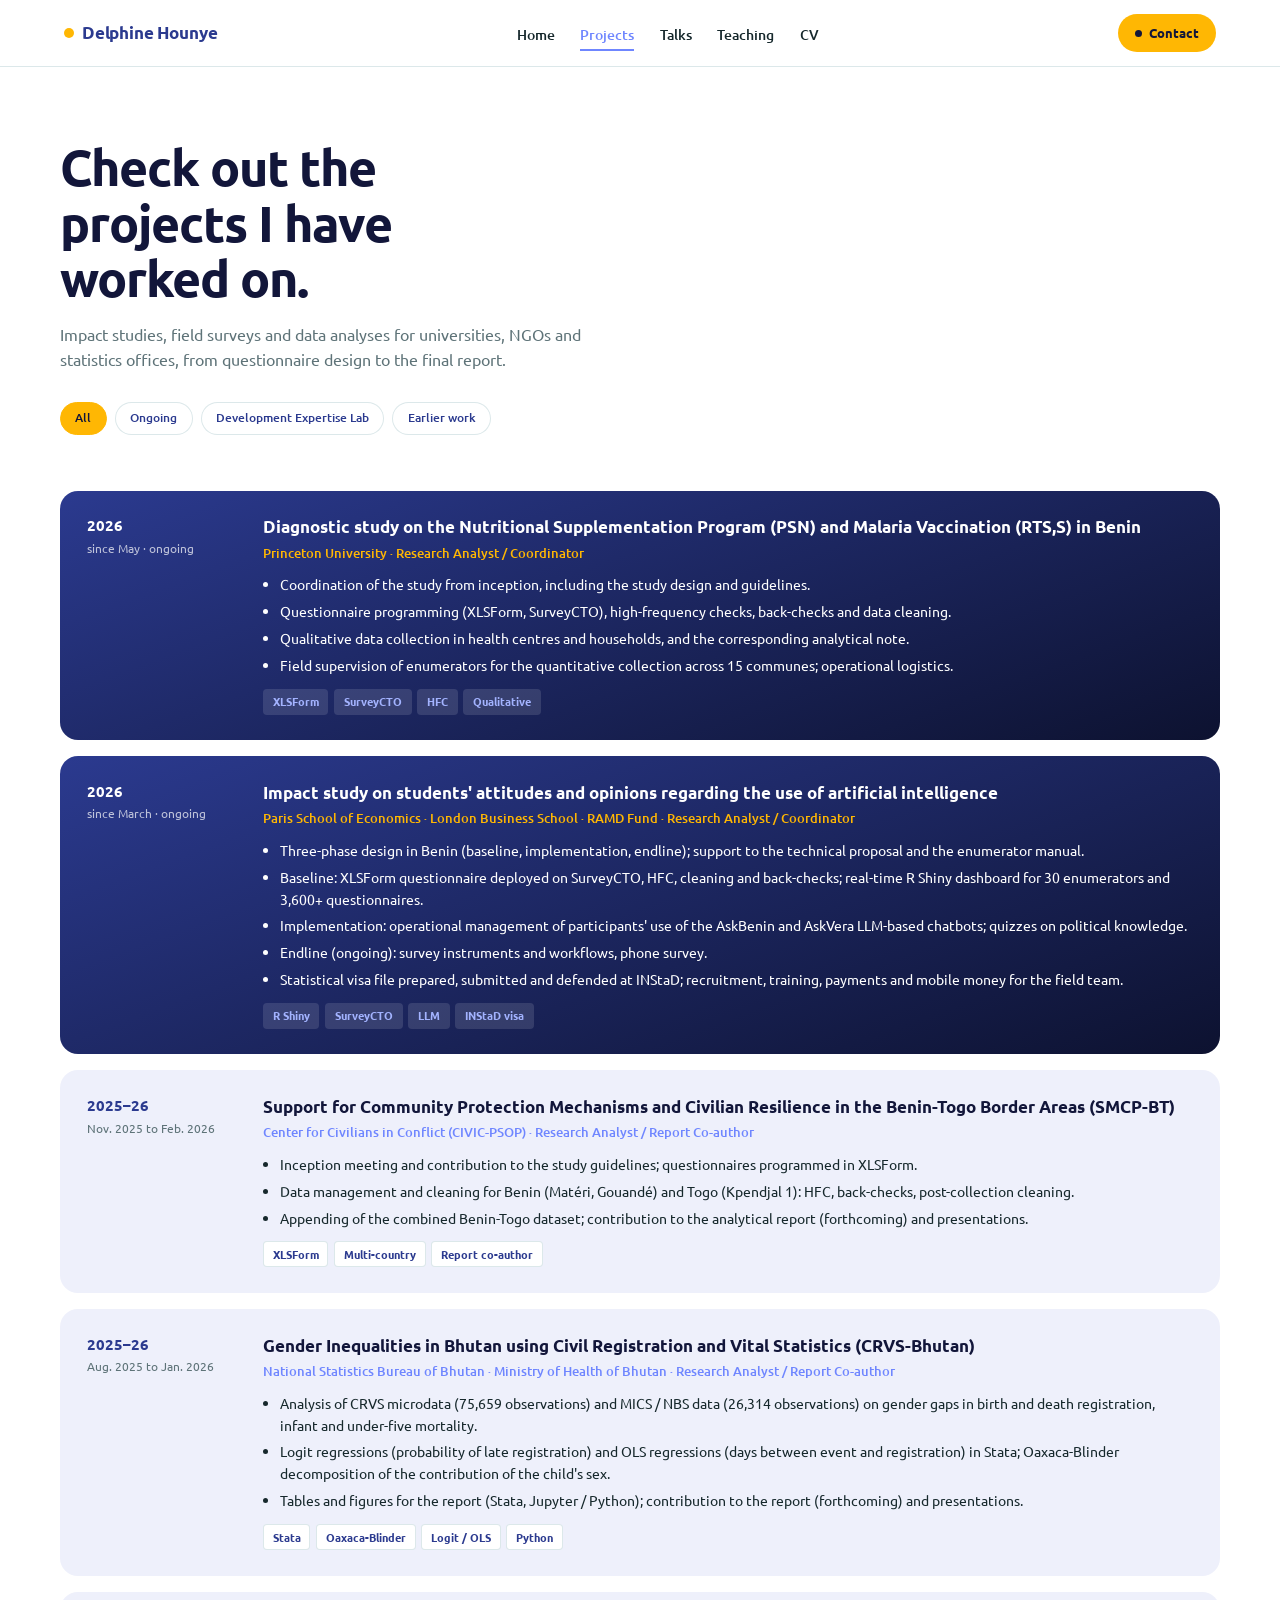
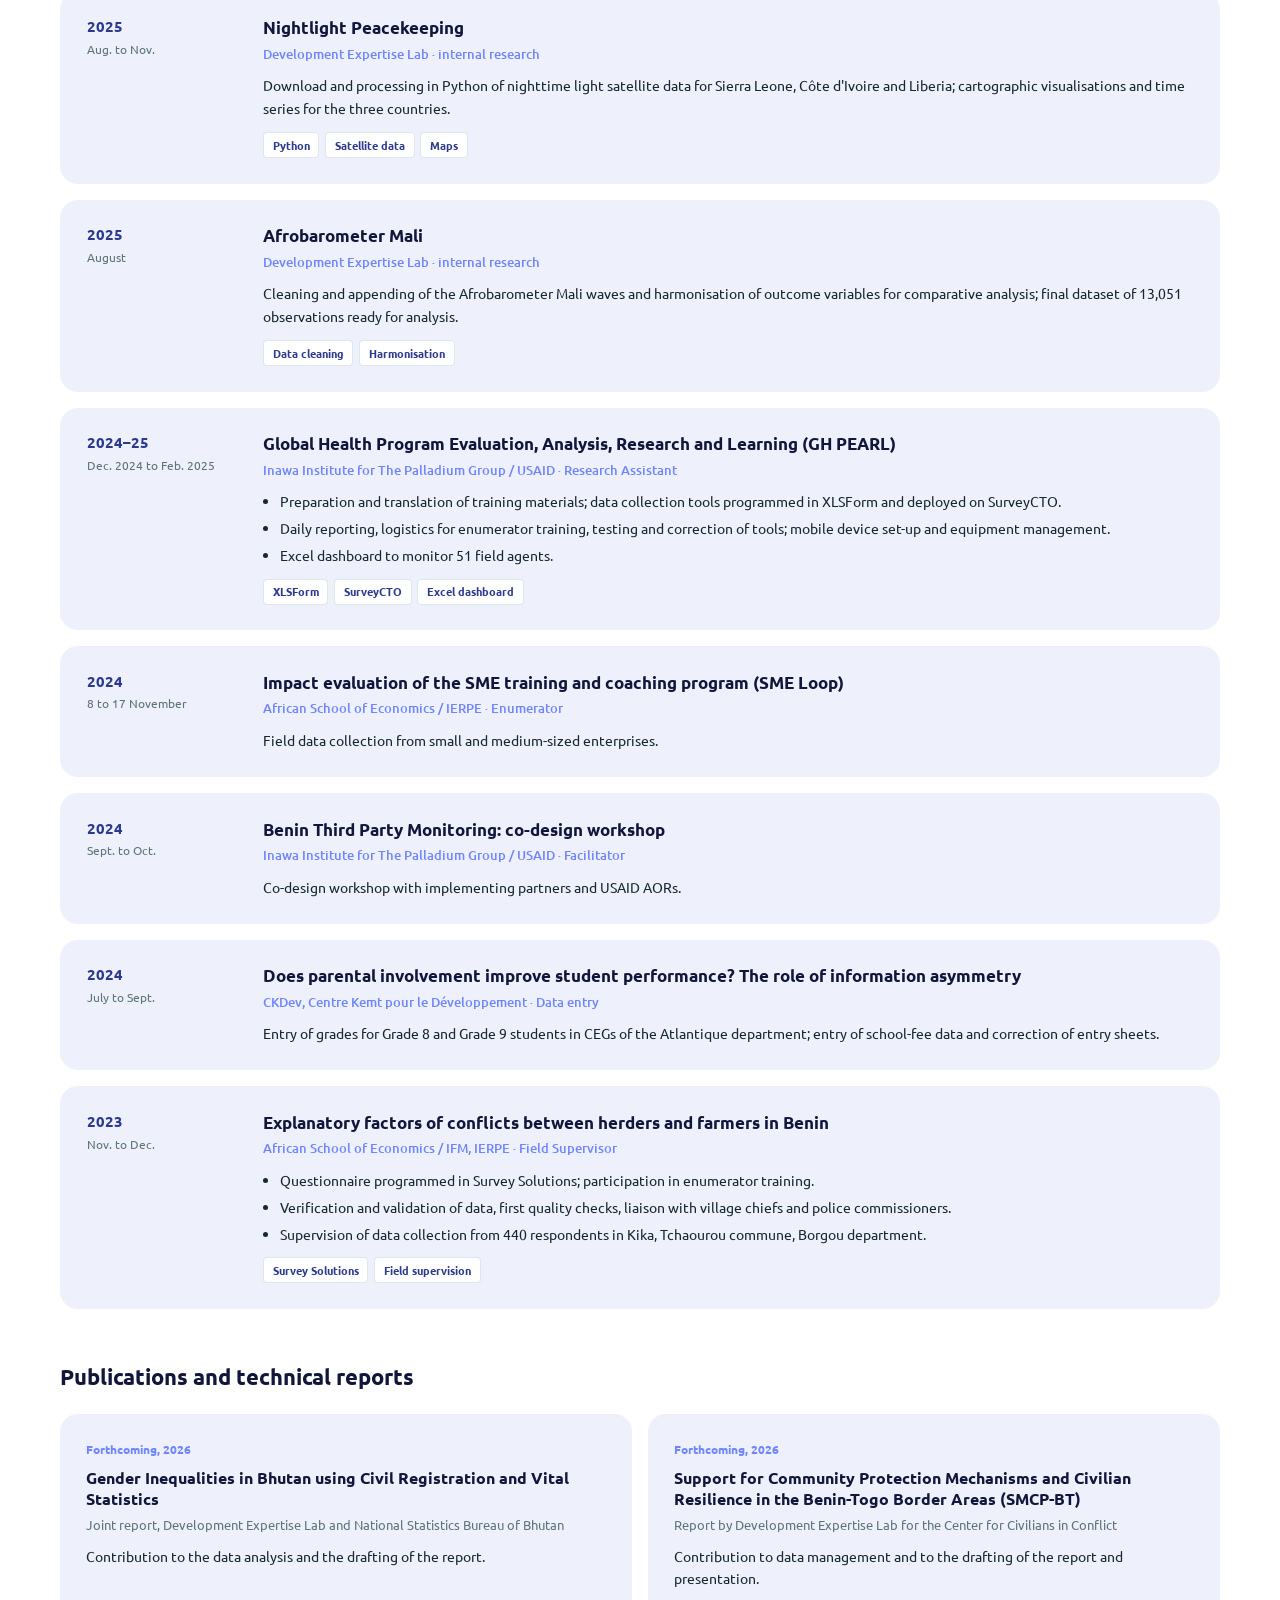
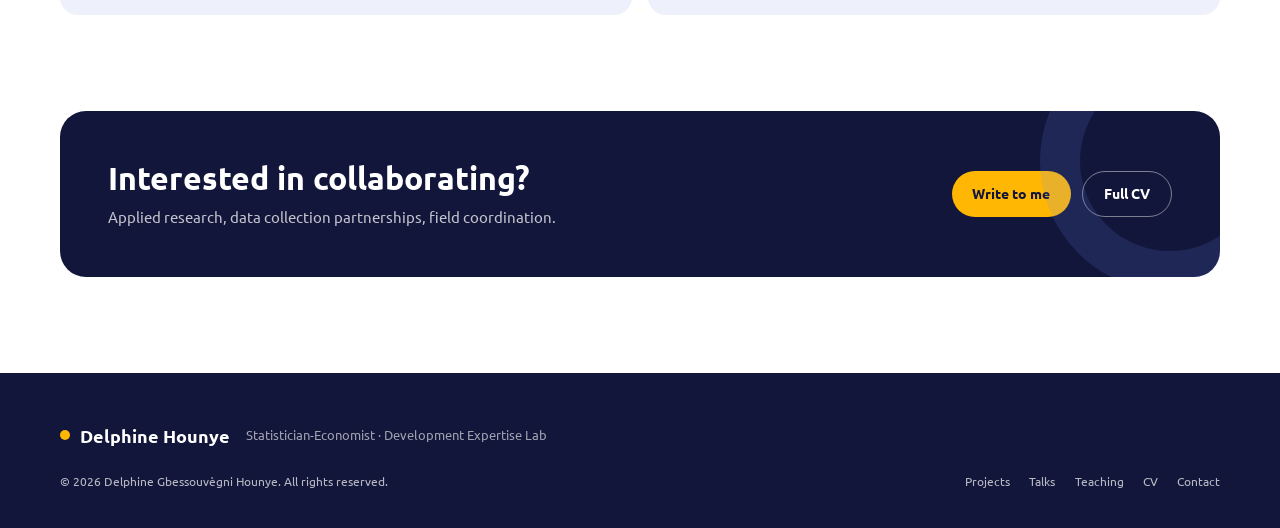
<file: research.html>
<!DOCTYPE html>
<html lang="en">
<head>
  <meta charset="UTF-8"/>
  <meta name="viewport" content="width=device-width, initial-scale=1.0"/>
  <title>Projects · Delphine Hounye</title>
  <meta name="description" content="Impact studies, field surveys and analyses conducted by Delphine Hounye for international donors and partners at Development Expertise Lab."/>
  <meta property="og:type" content="website"/>
  <meta property="og:site_name" content="Delphine Hounye"/>
  <meta property="og:title" content="Projects · Delphine Hounye"/>
  <meta property="og:description" content="Impact studies, field surveys and analyses conducted for international donors and partners at Development Expertise Lab."/>
  <meta property="og:url" content="https://dhounye.github.io/research.html"/>
  <meta property="og:image" content="https://dhounye.github.io/profile.jpg"/>
  <meta name="twitter:card" content="summary_large_image"/>
  <link rel="canonical" href="https://dhounye.github.io/research.html"/>
  <link rel="stylesheet" href="style.css"/>
</head>
<body>

<nav>
  <div class="nav-inner">
    <a href="index.html" class="brand"><i></i>Delphine Hounye</a>
    <ul class="nav-links">
      <li><a href="index.html">Home</a></li>
      <li><a href="research.html" class="active">Projects</a></li>
      <li><a href="talks.html">Talks</a></li>
      <li><a href="teaching.html">Teaching</a></li>
      <li><a href="cv.html">CV</a></li>
    </ul>
    <a href="mailto:delphine.hounye@devexpertiselab.com" class="nav-cta"><i></i>Contact</a>
    <button class="hamburger" aria-label="Menu"><span></span><span></span><span></span></button>
  </div>
</nav>

<div class="page-head">
  <div class="wrap">
    <h1>Check out the projects I have worked on.</h1>
    <p>Impact studies, field surveys and data analyses for universities, NGOs and statistics offices, from questionnaire design to the final report.</p>
    <div class="filters" id="filters">
      <button class="on" data-f="all">All</button>
      <button data-f="ongoing">Ongoing</button>
      <button data-f="del">Development Expertise Lab</button>
      <button data-f="earlier">Earlier work</button>
    </div>
  </div>
</div>

<section style="padding-top:1rem">
  <div class="wrap">
    <div class="proj-list" id="projects">

      <article class="proj dark reveal" data-tags="ongoing del">
        <div class="when">2026<small>since May · ongoing</small></div>
        <div>
          <h3>Diagnostic study on the Nutritional Supplementation Program (PSN) and Malaria Vaccination (RTS,S) in Benin</h3>
          <div class="for">Princeton University · Research Analyst / Coordinator</div>
          <ul>
            <li>Coordination of the study from inception, including the study design and guidelines.</li>
            <li>Questionnaire programming (XLSForm, SurveyCTO), high-frequency checks, back-checks and data cleaning.</li>
            <li>Qualitative data collection in health centres and households, and the corresponding analytical note.</li>
            <li>Field supervision of enumerators for the quantitative collection across 15 communes; operational logistics.</li>
          </ul>
          <div class="chips"><span>XLSForm</span><span>SurveyCTO</span><span>HFC</span><span>Qualitative</span></div>
        </div>
      </article>

      <article class="proj dark reveal" data-tags="ongoing del">
        <div class="when">2026<small>since March · ongoing</small></div>
        <div>
          <h3>Impact study on students' attitudes and opinions regarding the use of artificial intelligence</h3>
          <div class="for">Paris School of Economics · London Business School · RAMD Fund · Research Analyst / Coordinator</div>
          <ul>
            <li>Three-phase design in Benin (baseline, implementation, endline); support to the technical proposal and the enumerator manual.</li>
            <li>Baseline: XLSForm questionnaire deployed on SurveyCTO, HFC, cleaning and back-checks; real-time R Shiny dashboard for 30 enumerators and 3,600+ questionnaires.</li>
            <li>Implementation: operational management of participants' use of the AskBenin and AskVera LLM-based chatbots; quizzes on political knowledge.</li>
            <li>Endline (ongoing): survey instruments and workflows, phone survey.</li>
            <li>Statistical visa file prepared, submitted and defended at INStaD; recruitment, training, payments and mobile money for the field team.</li>
          </ul>
          <div class="chips"><span>R Shiny</span><span>SurveyCTO</span><span>LLM</span><span>INStaD visa</span></div>
        </div>
      </article>

      <article class="proj reveal" data-tags="del">
        <div class="when">2025–26<small>Nov. 2025 to Feb. 2026</small></div>
        <div>
          <h3>Support for Community Protection Mechanisms and Civilian Resilience in the Benin-Togo Border Areas (SMCP-BT)</h3>
          <div class="for">Center for Civilians in Conflict (CIVIC-PSOP) · Research Analyst / Report Co-author</div>
          <ul>
            <li>Inception meeting and contribution to the study guidelines; questionnaires programmed in XLSForm.</li>
            <li>Data management and cleaning for Benin (Matéri, Gouandé) and Togo (Kpendjal 1): HFC, back-checks, post-collection cleaning.</li>
            <li>Appending of the combined Benin-Togo dataset; contribution to the analytical report (forthcoming) and presentations.</li>
          </ul>
          <div class="chips"><span>XLSForm</span><span>Multi-country</span><span>Report co-author</span></div>
        </div>
      </article>

      <article class="proj reveal" data-tags="del">
        <div class="when">2025–26<small>Aug. 2025 to Jan. 2026</small></div>
        <div>
          <h3>Gender Inequalities in Bhutan using Civil Registration and Vital Statistics (CRVS-Bhutan)</h3>
          <div class="for">National Statistics Bureau of Bhutan · Ministry of Health of Bhutan · Research Analyst / Report Co-author</div>
          <ul>
            <li>Analysis of CRVS microdata (75,659 observations) and MICS / NBS data (26,314 observations) on gender gaps in birth and death registration, infant and under-five mortality.</li>
            <li>Logit regressions (probability of late registration) and OLS regressions (days between event and registration) in Stata; Oaxaca-Blinder decomposition of the contribution of the child's sex.</li>
            <li>Tables and figures for the report (Stata, Jupyter / Python); contribution to the report (forthcoming) and presentations.</li>
          </ul>
          <div class="chips"><span>Stata</span><span>Oaxaca-Blinder</span><span>Logit / OLS</span><span>Python</span></div>
        </div>
      </article>

      <article class="proj reveal" data-tags="del">
        <div class="when">2025<small>Aug. to Nov.</small></div>
        <div>
          <h3>Nightlight Peacekeeping</h3>
          <div class="for">Development Expertise Lab · internal research</div>
          <p>Download and processing in Python of nighttime light satellite data for Sierra Leone, Côte d'Ivoire and Liberia; cartographic visualisations and time series for the three countries.</p>
          <div class="chips"><span>Python</span><span>Satellite data</span><span>Maps</span></div>
        </div>
      </article>

      <article class="proj reveal" data-tags="del">
        <div class="when">2025<small>August</small></div>
        <div>
          <h3>Afrobarometer Mali</h3>
          <div class="for">Development Expertise Lab · internal research</div>
          <p>Cleaning and appending of the Afrobarometer Mali waves and harmonisation of outcome variables for comparative analysis; final dataset of 13,051 observations ready for analysis.</p>
          <div class="chips"><span>Data cleaning</span><span>Harmonisation</span></div>
        </div>
      </article>

      <article class="proj reveal" data-tags="earlier">
        <div class="when">2024–25<small>Dec. 2024 to Feb. 2025</small></div>
        <div>
          <h3>Global Health Program Evaluation, Analysis, Research and Learning (GH PEARL)</h3>
          <div class="for">Inawa Institute for The Palladium Group / USAID · Research Assistant</div>
          <ul>
            <li>Preparation and translation of training materials; data collection tools programmed in XLSForm and deployed on SurveyCTO.</li>
            <li>Daily reporting, logistics for enumerator training, testing and correction of tools; mobile device set-up and equipment management.</li>
            <li>Excel dashboard to monitor 51 field agents.</li>
          </ul>
          <div class="chips"><span>XLSForm</span><span>SurveyCTO</span><span>Excel dashboard</span></div>
        </div>
      </article>

      <article class="proj reveal" data-tags="earlier">
        <div class="when">2024<small>8 to 17 November</small></div>
        <div>
          <h3>Impact evaluation of the SME training and coaching program (SME Loop)</h3>
          <div class="for">African School of Economics / IERPE · Enumerator</div>
          <p>Field data collection from small and medium-sized enterprises.</p>
        </div>
      </article>

      <article class="proj reveal" data-tags="earlier">
        <div class="when">2024<small>Sept. to Oct.</small></div>
        <div>
          <h3>Benin Third Party Monitoring: co-design workshop</h3>
          <div class="for">Inawa Institute for The Palladium Group / USAID · Facilitator</div>
          <p>Co-design workshop with implementing partners and USAID AORs.</p>
        </div>
      </article>

      <article class="proj reveal" data-tags="earlier">
        <div class="when">2024<small>July to Sept.</small></div>
        <div>
          <h3>Does parental involvement improve student performance? The role of information asymmetry</h3>
          <div class="for">CKDev, Centre Kemt pour le Développement · Data entry</div>
          <p>Entry of grades for Grade 8 and Grade 9 students in CEGs of the Atlantique department; entry of school-fee data and correction of entry sheets.</p>
        </div>
      </article>

      <article class="proj reveal" data-tags="earlier">
        <div class="when">2023<small>Nov. to Dec.</small></div>
        <div>
          <h3>Explanatory factors of conflicts between herders and farmers in Benin</h3>
          <div class="for">African School of Economics / IFM, IERPE · Field Supervisor</div>
          <ul>
            <li>Questionnaire programmed in Survey Solutions; participation in enumerator training.</li>
            <li>Verification and validation of data, first quality checks, liaison with village chiefs and police commissioners.</li>
            <li>Supervision of data collection from 440 respondents in Kika, Tchaourou commune, Borgou department.</li>
          </ul>
          <div class="chips"><span>Survey Solutions</span><span>Field supervision</span></div>
        </div>
      </article>

    </div>

    <h2 class="subhead">Publications and technical reports</h2>
    <div class="grid-2">
      <div class="pale-card reveal">
        <div class="when">Forthcoming, 2026</div>
        <h3>Gender Inequalities in Bhutan using Civil Registration and Vital Statistics</h3>
        <div class="where">Joint report, Development Expertise Lab and National Statistics Bureau of Bhutan</div>
        <p>Contribution to the data analysis and the drafting of the report.</p>
      </div>
      <div class="pale-card reveal">
        <div class="when">Forthcoming, 2026</div>
        <h3>Support for Community Protection Mechanisms and Civilian Resilience in the Benin-Togo Border Areas (SMCP-BT)</h3>
        <div class="where">Report by Development Expertise Lab for the Center for Civilians in Conflict</div>
        <p>Contribution to data management and to the drafting of the report and presentation.</p>
      </div>
    </div>
  </div>
</section>

<section style="padding-top:0">
  <div class="wrap">
    <div class="cta reveal">
      <div><h2>Interested in collaborating?</h2><p>Applied research, data collection partnerships, field coordination.</p></div>
      <div class="row"><a href="mailto:delphine.hounye@devexpertiselab.com" class="btn btn-yellow">Write to me</a><a href="cv.html" class="btn btn-ghost">Full CV</a></div>
    </div>
  </div>
</section>

<footer>
  <div class="foot-name"><i></i>Delphine Hounye <small>Statistician-Economist · Development Expertise Lab</small></div>
  <div class="foot-top">
    <span>© 2026 Delphine Gbessouvègni Hounye. All rights reserved.</span>
    <div class="links"><a href="research.html">Projects</a><a href="talks.html">Talks</a><a href="teaching.html">Teaching</a><a href="cv.html">CV</a><a href="mailto:delphine.hounye@devexpertiselab.com">Contact</a></div>
  </div>

</footer>
<script src="main.js"></script>
<script>
  (function(){
    var btns = document.querySelectorAll('#filters button');
    var items = document.querySelectorAll('#projects .proj');
    btns.forEach(function(b){ b.addEventListener('click', function(){
      btns.forEach(function(x){ x.classList.remove('on'); }); b.classList.add('on');
      var f = b.getAttribute('data-f');
      items.forEach(function(it){ it.style.display = (f==='all' || it.getAttribute('data-tags').split(' ').indexOf(f)>-1) ? '' : 'none'; });
    }); });
  })();
</script>
</body>
</html>
</file>
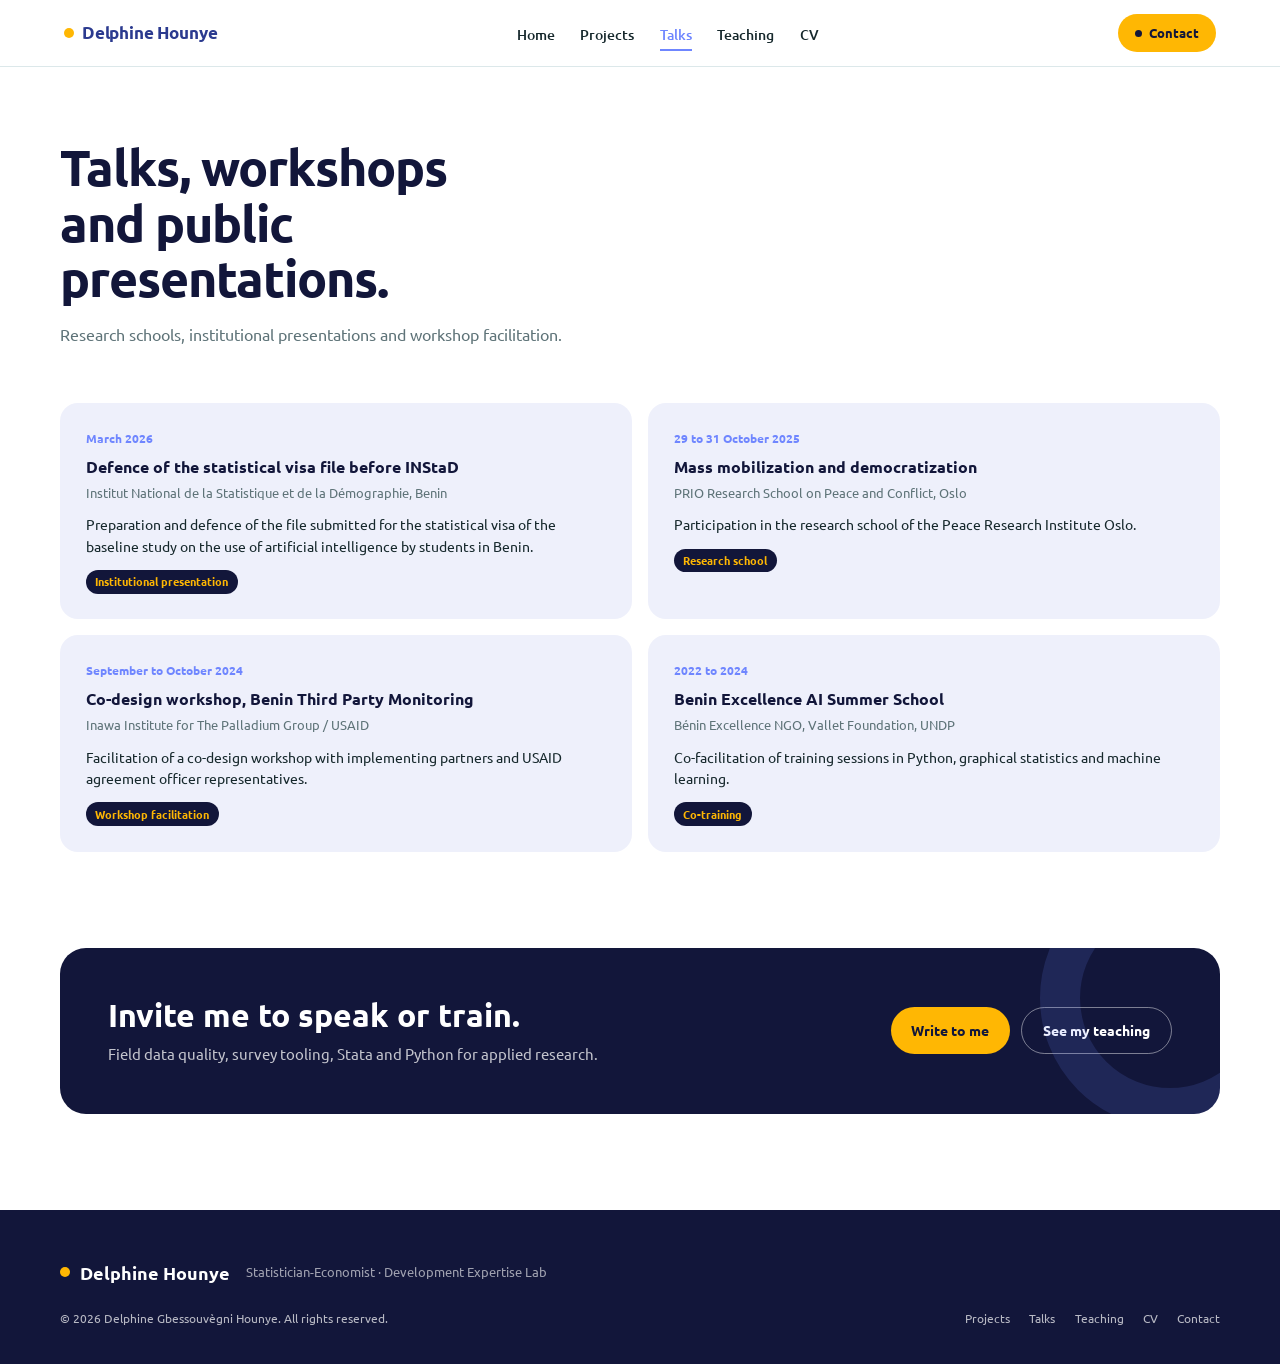
<file: talks.html>
<!DOCTYPE html>
<html lang="en">
<head>
  <meta charset="UTF-8"/>
  <meta name="viewport" content="width=device-width, initial-scale=1.0"/>
  <title>Talks · Delphine Hounye</title>
  <meta name="description" content="Conferences, workshops and public presentations by Delphine Hounye."/>
  <meta property="og:type" content="website"/>
  <meta property="og:site_name" content="Delphine Hounye"/>
  <meta property="og:title" content="Talks · Delphine Hounye"/>
  <meta property="og:description" content="Conferences, co-design workshops and public presentations."/>
  <meta property="og:url" content="https://dhounye.github.io/talks.html"/>
  <meta property="og:image" content="https://dhounye.github.io/profile.jpg"/>
  <meta name="twitter:card" content="summary_large_image"/>
  <link rel="canonical" href="https://dhounye.github.io/talks.html"/>
  <link rel="stylesheet" href="style.css"/>
</head>
<body>

<nav>
  <div class="nav-inner">
    <a href="index.html" class="brand"><i></i>Delphine Hounye</a>
    <ul class="nav-links">
      <li><a href="index.html">Home</a></li>
      <li><a href="research.html">Projects</a></li>
      <li><a href="talks.html" class="active">Talks</a></li>
      <li><a href="teaching.html">Teaching</a></li>
      <li><a href="cv.html">CV</a></li>
    </ul>
    <a href="mailto:delphine.hounye@devexpertiselab.com" class="nav-cta"><i></i>Contact</a>
    <button class="hamburger" aria-label="Menu"><span></span><span></span><span></span></button>
  </div>
</nav>

<div class="page-head">
  <div class="wrap">
    <h1>Talks, workshops and public presentations.</h1>
    <p>Research schools, institutional presentations and workshop facilitation.</p>
  </div>
</div>

<section style="padding-top:1rem">
  <div class="wrap">
    <div class="grid-2">
      <div class="pale-card reveal">
        <div class="when">March 2026</div>
        <h3>Defence of the statistical visa file before INStaD</h3>
        <div class="where">Institut National de la Statistique et de la Démographie, Benin</div>
        <p>Preparation and defence of the file submitted for the statistical visa of the baseline study on the use of artificial intelligence by students in Benin.</p>
        <span class="pill">Institutional presentation</span>
      </div>
      <div class="pale-card reveal">
        <div class="when">29 to 31 October 2025</div>
        <h3>Mass mobilization and democratization</h3>
        <div class="where">PRIO Research School on Peace and Conflict, Oslo</div>
        <p>Participation in the research school of the Peace Research Institute Oslo.</p>
        <span class="pill">Research school</span>
      </div>
      <div class="pale-card reveal">
        <div class="when">September to October 2024</div>
        <h3>Co-design workshop, Benin Third Party Monitoring</h3>
        <div class="where">Inawa Institute for The Palladium Group / USAID</div>
        <p>Facilitation of a co-design workshop with implementing partners and USAID agreement officer representatives.</p>
        <span class="pill">Workshop facilitation</span>
      </div>
      <div class="pale-card reveal">
        <div class="when">2022 to 2024</div>
        <h3>Benin Excellence AI Summer School</h3>
        <div class="where">Bénin Excellence NGO, Vallet Foundation, UNDP</div>
        <p>Co-facilitation of training sessions in Python, graphical statistics and machine learning.</p>
        <span class="pill">Co-training</span>
      </div>
    </div>
  </div>
</section>

<section style="padding-top:0">
  <div class="wrap">
    <div class="cta reveal">
      <div><h2>Invite me to speak or train.</h2><p>Field data quality, survey tooling, Stata and Python for applied research.</p></div>
      <div class="row"><a href="mailto:delphine.hounye@devexpertiselab.com" class="btn btn-yellow">Write to me</a><a href="teaching.html" class="btn btn-ghost">See my teaching</a></div>
    </div>
  </div>
</section>

<footer>
  <div class="foot-name"><i></i>Delphine Hounye <small>Statistician-Economist · Development Expertise Lab</small></div>
  <div class="foot-top">
    <span>© 2026 Delphine Gbessouvègni Hounye. All rights reserved.</span>
    <div class="links"><a href="research.html">Projects</a><a href="talks.html">Talks</a><a href="teaching.html">Teaching</a><a href="cv.html">CV</a><a href="mailto:delphine.hounye@devexpertiselab.com">Contact</a></div>
  </div>

</footer>
<script src="main.js"></script>
</body>
</html>
</file>
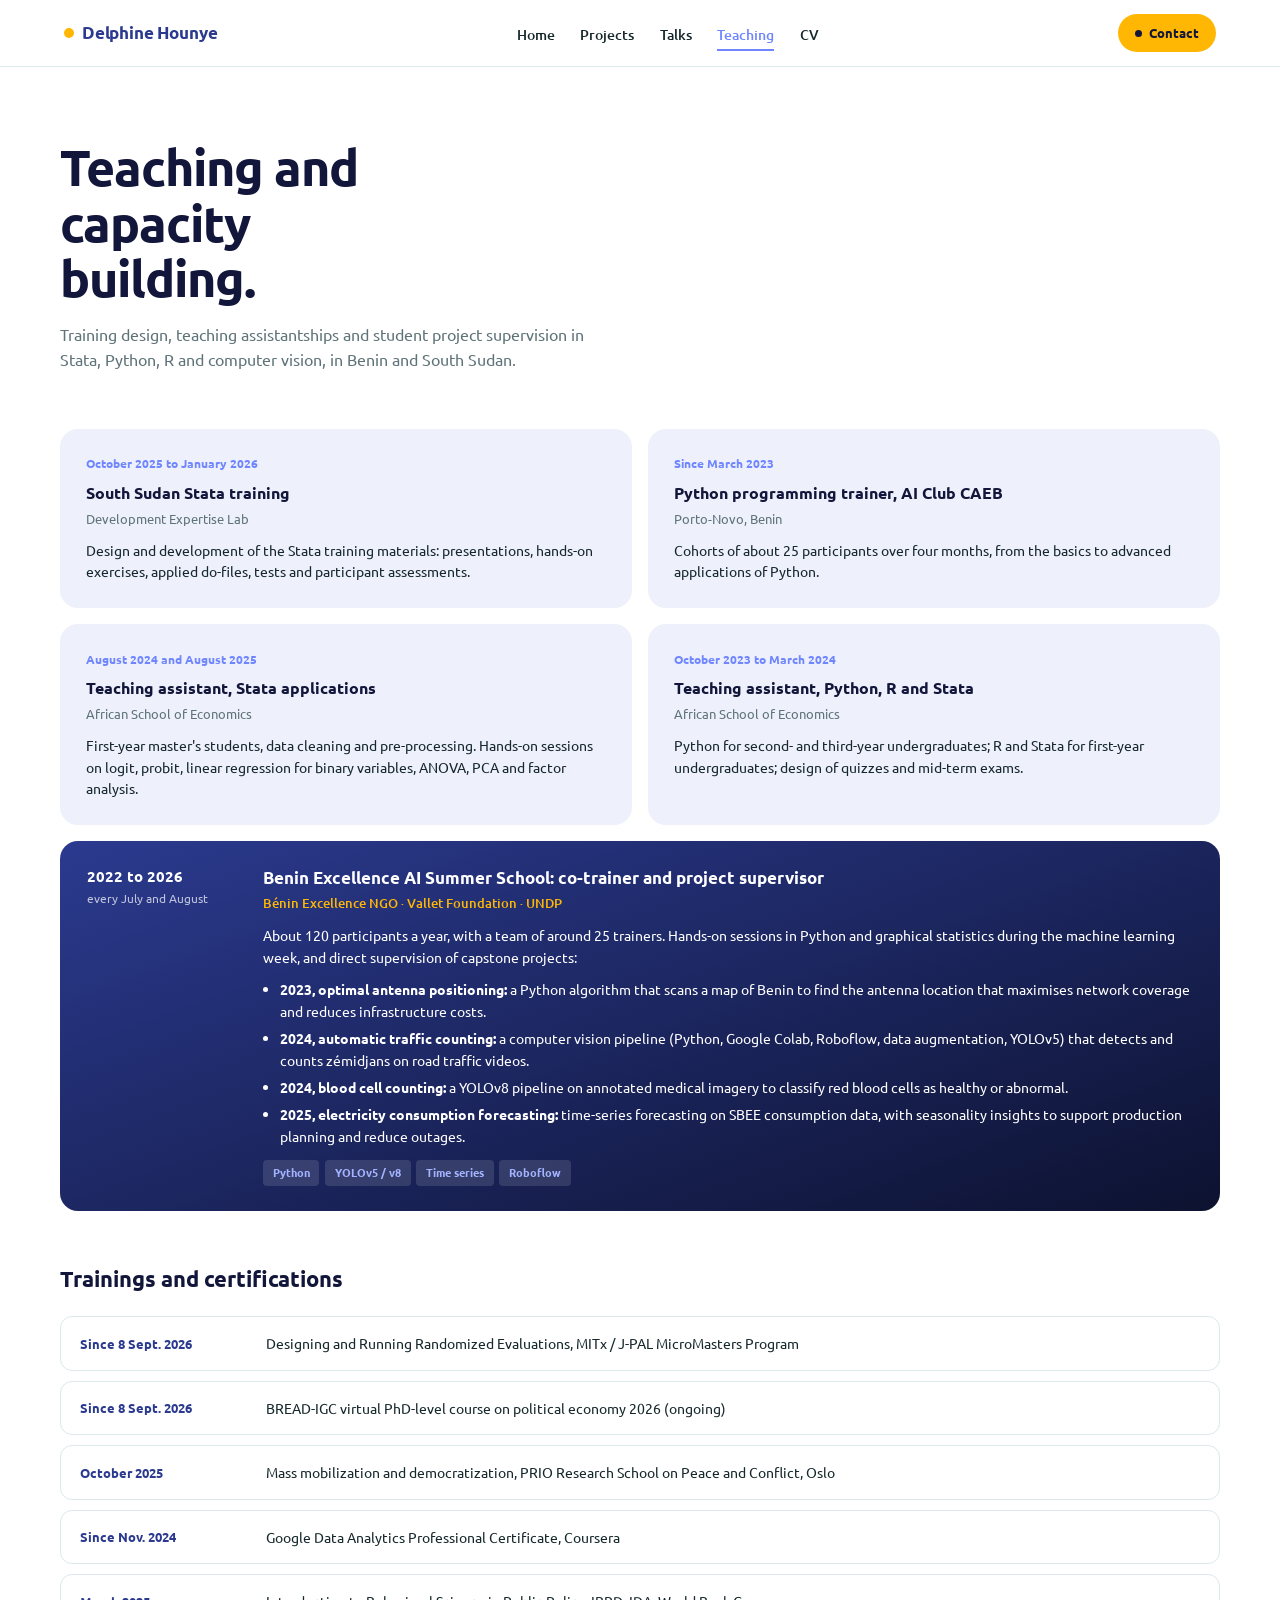
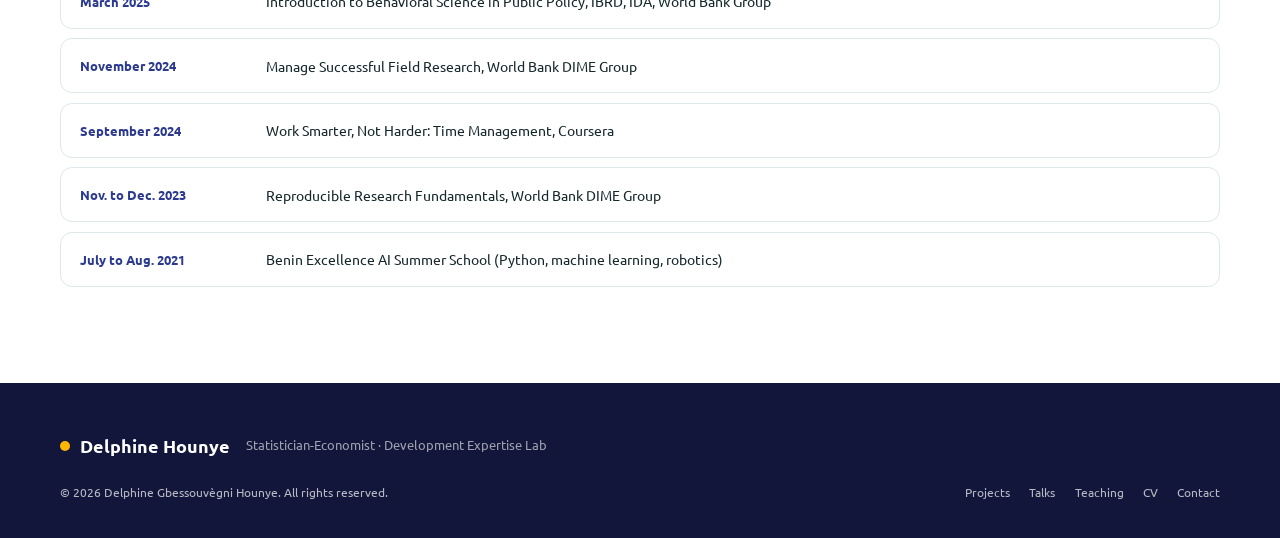
<file: teaching.html>
<!DOCTYPE html>
<html lang="en">
<head>
  <meta charset="UTF-8"/>
  <meta name="viewport" content="width=device-width, initial-scale=1.0"/>
  <title>Teaching · Delphine Hounye</title>
  <meta name="description" content="Training design, teaching assistantships and project supervision in statistics, programming and data science by Delphine Hounye."/>
  <meta property="og:type" content="website"/>
  <meta property="og:site_name" content="Delphine Hounye"/>
  <meta property="og:title" content="Teaching · Delphine Hounye"/>
  <meta property="og:description" content="Training design, teaching assistantships and project supervision in statistics, programming and data science."/>
  <meta property="og:url" content="https://dhounye.github.io/teaching.html"/>
  <meta property="og:image" content="https://dhounye.github.io/profile.jpg"/>
  <meta name="twitter:card" content="summary_large_image"/>
  <link rel="canonical" href="https://dhounye.github.io/teaching.html"/>
  <link rel="stylesheet" href="style.css"/>
</head>
<body>

<nav>
  <div class="nav-inner">
    <a href="index.html" class="brand"><i></i>Delphine Hounye</a>
    <ul class="nav-links">
      <li><a href="index.html">Home</a></li>
      <li><a href="research.html">Projects</a></li>
      <li><a href="talks.html">Talks</a></li>
      <li><a href="teaching.html" class="active">Teaching</a></li>
      <li><a href="cv.html">CV</a></li>
    </ul>
    <a href="mailto:delphine.hounye@devexpertiselab.com" class="nav-cta"><i></i>Contact</a>
    <button class="hamburger" aria-label="Menu"><span></span><span></span><span></span></button>
  </div>
</nav>

<div class="page-head">
  <div class="wrap">
    <h1>Teaching and capacity building.</h1>
    <p>Training design, teaching assistantships and student project supervision in Stata, Python, R and computer vision, in Benin and South Sudan.</p>
  </div>
</div>

<section style="padding-top:1rem">
  <div class="wrap">
    <div class="grid-2">
      <div class="pale-card reveal">
        <div class="when">October 2025 to January 2026</div>
        <h3>South Sudan Stata training</h3>
        <div class="where">Development Expertise Lab</div>
        <p>Design and development of the Stata training materials: presentations, hands-on exercises, applied do-files, tests and participant assessments.</p>
      </div>
      <div class="pale-card reveal">
        <div class="when">Since March 2023</div>
        <h3>Python programming trainer, AI Club CAEB</h3>
        <div class="where">Porto-Novo, Benin</div>
        <p>Cohorts of about 25 participants over four months, from the basics to advanced applications of Python.</p>
      </div>
      <div class="pale-card reveal">
        <div class="when">August 2024 and August 2025</div>
        <h3>Teaching assistant, Stata applications</h3>
        <div class="where">African School of Economics</div>
        <p>First-year master's students, data cleaning and pre-processing. Hands-on sessions on logit, probit, linear regression for binary variables, ANOVA, PCA and factor analysis.</p>
      </div>
      <div class="pale-card reveal">
        <div class="when">October 2023 to March 2024</div>
        <h3>Teaching assistant, Python, R and Stata</h3>
        <div class="where">African School of Economics</div>
        <p>Python for second- and third-year undergraduates; R and Stata for first-year undergraduates; design of quizzes and mid-term exams.</p>
      </div>
    </div>

    <div class="proj dark reveal" style="margin-top:1rem">
      <div class="when">2022 to 2026<small>every July and August</small></div>
      <div>
        <h3>Benin Excellence AI Summer School: co-trainer and project supervisor</h3>
        <div class="for">Bénin Excellence NGO · Vallet Foundation · UNDP</div>
        <p>About 120 participants a year, with a team of around 25 trainers. Hands-on sessions in Python and graphical statistics during the machine learning week, and direct supervision of capstone projects:</p>
        <ul>
          <li><strong>2023, optimal antenna positioning:</strong> a Python algorithm that scans a map of Benin to find the antenna location that maximises network coverage and reduces infrastructure costs.</li>
          <li><strong>2024, automatic traffic counting:</strong> a computer vision pipeline (Python, Google Colab, Roboflow, data augmentation, YOLOv5) that detects and counts zémidjans on road traffic videos.</li>
          <li><strong>2024, blood cell counting:</strong> a YOLOv8 pipeline on annotated medical imagery to classify red blood cells as healthy or abnormal.</li>
          <li><strong>2025, electricity consumption forecasting:</strong> time-series forecasting on SBEE consumption data, with seasonality insights to support production planning and reduce outages.</li>
        </ul>
        <div class="chips"><span>Python</span><span>YOLOv5 / v8</span><span>Time series</span><span>Roboflow</span></div>
      </div>
    </div>

    <h2 class="subhead">Trainings and certifications</h2>
    <div class="cert-list reveal">
      <div class="cert"><span class="when">Since 8 Sept. 2026</span><span>Designing and Running Randomized Evaluations, MITx / J-PAL MicroMasters Program</span></div>
      <div class="cert"><span class="when">Since 8 Sept. 2026</span><span>BREAD-IGC virtual PhD-level course on political economy 2026 (ongoing)</span></div>
      <div class="cert"><span class="when">October 2025</span><span>Mass mobilization and democratization, PRIO Research School on Peace and Conflict, Oslo</span></div>
      <div class="cert"><span class="when">Since Nov. 2024</span><span>Google Data Analytics Professional Certificate, Coursera</span></div>
      <div class="cert"><span class="when">March 2025</span><span>Introduction to Behavioral Science in Public Policy, IBRD, IDA, World Bank Group</span></div>
      <div class="cert"><span class="when">November 2024</span><span>Manage Successful Field Research, World Bank DIME Group</span></div>
      <div class="cert"><span class="when">September 2024</span><span>Work Smarter, Not Harder: Time Management, Coursera</span></div>
      <div class="cert"><span class="when">Nov. to Dec. 2023</span><span>Reproducible Research Fundamentals, World Bank DIME Group</span></div>
      <div class="cert"><span class="when">July to Aug. 2021</span><span>Benin Excellence AI Summer School (Python, machine learning, robotics)</span></div>
    </div>
  </div>
</section>

<footer>
  <div class="foot-name"><i></i>Delphine Hounye <small>Statistician-Economist · Development Expertise Lab</small></div>
  <div class="foot-top">
    <span>© 2026 Delphine Gbessouvègni Hounye. All rights reserved.</span>
    <div class="links"><a href="research.html">Projects</a><a href="talks.html">Talks</a><a href="teaching.html">Teaching</a><a href="cv.html">CV</a><a href="mailto:delphine.hounye@devexpertiselab.com">Contact</a></div>
  </div>

</footer>
<script src="main.js"></script>
</body>
</html>
</file>
<file: style.css>
@import url('https://fonts.googleapis.com/css2?family=Ubuntu:ital,wght@0,300;0,400;0,500;0,700;1,400&display=swap');

:root {
  --deep: #12163a;
  --deep-2: #0d1230;
  --teal: #2b3a8f;
  --teal-2: #1f2c72;
  --bright: #6f86ff;
  --bright-2: #a3b3ff;
  --yellow: #ffb703;
  --yellow-2: #ffc733;
  --pale: #eef0fb;
  --white: #ffffff;
  --text: #16282c;
  --muted: #5e7378;
  --line: rgba(13, 95, 107, 0.14);
  --radius: 18px;
  --ease: cubic-bezier(0.22, 1, 0.36, 1);
}

*, *::before, *::after { box-sizing: border-box; margin: 0; padding: 0; }
html { scroll-behavior: smooth; }
body {
  font-family: 'Ubuntu', system-ui, -apple-system, "Segoe UI", Roboto, sans-serif;
  font-weight: 400;
  color: var(--text);
  background: var(--white);
  line-height: 1.6;
  overflow-x: hidden;
  -webkit-font-smoothing: antialiased;
}
a { color: inherit; text-decoration: none; }
img { max-width: 100%; display: block; }
:focus-visible { outline: 3px solid var(--yellow); outline-offset: 3px; }

/* ── NAV ── */
nav {
  position: sticky; top: 0; z-index: 100;
  background: rgba(255,255,255,0.92);
  backdrop-filter: blur(10px);
  border-bottom: 1px solid var(--line);
}
.nav-inner {
  max-width: 1200px; margin: 0 auto; padding: 0 1.5rem;
  height: 66px; display: flex; align-items: center; justify-content: space-between; gap: 1rem;
}
.brand { font-weight: 700; color: var(--teal); font-size: 1.05rem; letter-spacing: -0.01em; display: flex; align-items: center; gap: 0.5rem; }
.brand i { width: 10px; height: 10px; border-radius: 50%; background: var(--yellow); display: inline-block; }
.nav-links { display: flex; gap: 1.6rem; list-style: none; }
.nav-links a { font-size: 0.85rem; font-weight: 500; color: var(--text); padding: 0.35rem 0; border-bottom: 2px solid transparent; transition: color 0.2s, border-color 0.2s; }
.nav-links a:hover, .nav-links a.active { color: var(--bright); border-bottom-color: var(--bright); }
.nav-cta { display: inline-flex; align-items: center; gap: 0.45rem; background: var(--yellow); color: var(--deep); font-weight: 700; font-size: 0.8rem; padding: 0.55rem 1.05rem; border-radius: 999px; transition: transform 0.2s var(--ease), background 0.2s; }
.nav-cta:hover { background: var(--yellow-2); transform: translateY(-1px); }
.nav-cta i { width: 7px; height: 7px; border-radius: 50%; background: var(--deep); display: inline-block; }
.hamburger { display: none; width: 40px; height: 40px; border: 0; background: transparent; cursor: pointer; flex-direction: column; justify-content: center; gap: 5px; }
.hamburger span { display: block; height: 2px; width: 22px; background: var(--teal); margin: 0 auto; border-radius: 2px; }

/* ── HERO ── */
.hero {
  position: relative; min-height: calc(100vh - 66px); display: flex; align-items: center; justify-content: center;
  background-image: linear-gradient(rgba(255,183,3,0.05) 1px, transparent 1px), linear-gradient(90deg, rgba(255,183,3,0.05) 1px, transparent 1px);
  background-size: 60px 60px;
  background: radial-gradient(ellipse 55% 70% at 50% 100%, rgba(111,134,255,0.42) 0%, rgba(111,134,255,0.08) 45%, transparent 70%), var(--deep);
  overflow: hidden; color: var(--white); text-align: center; padding: 6rem 1.5rem;
}
.hero canvas { position: absolute; inset: 0; width: 100%; height: 100%; pointer-events: none; }
.hero-inner { position: relative; z-index: 2; max-width: 1160px; width: 100%; display: grid; grid-template-columns: 1.15fr 360px; gap: 4rem; align-items: center; text-align: left; }
.hero-photo { position: relative; justify-self: center; }
.hero-photo .ring { width: 320px; height: 320px; border-radius: 50%; overflow: hidden; border: 4px solid var(--yellow); box-shadow: 0 0 0 10px rgba(255,183,3,0.12), 0 28px 70px rgba(0,0,0,0.45); }
.hero-photo .ring img { width: 100%; height: 100%; object-fit: cover; object-position: top center; }
.hero-photo .deco { position: absolute; right: -22px; bottom: -22px; width: 84px; height: 84px; border-radius: 50%; border: 2px solid rgba(255,183,3,0.45); }
.hero-photo .deco2 { position: absolute; left: -26px; top: -14px; width: 46px; height: 46px; border-radius: 50%; background: var(--yellow); opacity: 0.9; }
.hero h1 { font-size: clamp(2.2rem, 5.6vw, 4.2rem); font-weight: 700; line-height: 1.08; letter-spacing: -0.02em; text-shadow: 0 2px 30px rgba(0,0,0,0.35); }
.hero p { margin: 1.4rem 0 0; max-width: 560px; font-size: 0.98rem; line-height: 1.6; color: rgba(255,255,255,0.86); }
.hero .who { font-size: 0.85rem; font-weight: 500; letter-spacing: 0.04em; color: var(--bright-2); margin-bottom: 1.1rem; }
.btn { display: inline-flex; align-items: center; gap: 0.5rem; border-radius: 999px; padding: 0.7rem 1.3rem; font-weight: 700; font-size: 0.85rem; transition: transform 0.25s var(--ease), background 0.2s, box-shadow 0.25s; cursor: pointer; border: 0; }
.btn-yellow { background: var(--yellow); color: var(--deep); }
.btn-yellow:hover { background: var(--yellow-2); transform: translateY(-2px); box-shadow: 0 10px 24px rgba(255,183,3,0.25); }
.btn-ghost { background: transparent; color: var(--white); border: 1.5px solid rgba(255,255,255,0.45); }
.btn-ghost:hover { border-color: var(--white); transform: translateY(-2px); }
.btn-teal { background: var(--teal); color: var(--white); }
.btn-teal:hover { background: var(--teal-2); transform: translateY(-2px); }
.btn-light { background: var(--pale); color: var(--teal); }
.btn-light:hover { background: #d8ecee; transform: translateY(-2px); }
.hero-actions { display: flex; gap: 0.8rem; justify-content: flex-start; flex-wrap: wrap; margin-top: 2rem; }
.hero .dot { position: absolute; width: 9px; height: 9px; border-radius: 50%; background: var(--yellow); z-index: 2; }

/* floating keyword tags */
.tag-field { position: absolute; inset: 0; z-index: 1; pointer-events: none; }
.tag { position: absolute; padding: 0.3rem 0.7rem; border-radius: 999px; font-size: 0.7rem; font-weight: 500; color: var(--white);
  background: rgba(111,134,255,0.18); border: 1px solid rgba(163,179,255,0.45); white-space: nowrap; opacity: 0;
  animation: drift var(--dur, 22s) linear infinite; animation-delay: var(--delay, 0s); }
.tag.solid { background: var(--bright); border-color: var(--bright); color: var(--deep); font-weight: 700; }
@keyframes drift {
  0% { transform: translate(0, 0) rotate(var(--rot, -4deg)); opacity: 0; }
  8% { opacity: 0.9; }
  92% { opacity: 0.9; }
  100% { transform: translate(var(--dx, 60px), var(--dy, -220px)) rotate(var(--rot, -4deg)); opacity: 0; }
}

/* ── SECTIONS ── */
section { padding: 6rem 1.5rem; }
.wrap { max-width: 1160px; margin: 0 auto; }
.wrap-narrow { max-width: 860px; margin: 0 auto; }
.section-head { margin-bottom: 2.6rem; max-width: 720px; }
.section-head.wide { max-width: none; }
.section-head h2 { font-size: clamp(1.7rem, 3.4vw, 2.5rem); font-weight: 700; color: var(--deep); line-height: 1.15; letter-spacing: -0.015em; }
.section-head h2 b { color: var(--bright); font-weight: 700; }
.section-head p { color: var(--muted); margin-top: 0.8rem; font-size: 0.98rem; max-width: 60ch; }
.section-head .right { display: flex; justify-content: space-between; align-items: flex-end; gap: 2rem; }
.link-more { color: var(--bright); font-weight: 700; font-size: 0.9rem; white-space: nowrap; }
.link-more:hover { text-decoration: underline; }

/* service cards */
.cards-4 { display: grid; grid-template-columns: repeat(4, 1fr); gap: 1.1rem; }
.card-teal {
  position: relative; overflow: hidden; border-radius: var(--radius); padding: 1.7rem 1.5rem 1.6rem;
  background: linear-gradient(160deg, var(--teal) 0%, var(--deep-2) 100%); color: var(--white);
  transition: transform 0.35s var(--ease), box-shadow 0.35s;
}
.card-teal::after { content: ''; position: absolute; right: -40px; bottom: -60px; width: 170px; height: 170px; border-radius: 50%; border: 26px solid rgba(255,255,255,0.05); }
.card-teal:hover { transform: translateY(-6px); box-shadow: 0 22px 40px rgba(6,42,48,0.28); }
.card-teal .ico { width: 34px; height: 34px; border-radius: 9px; background: var(--yellow); display: grid; place-items: center; color: var(--deep); margin-bottom: 1.1rem; }
.card-teal .ico svg { width: 18px; height: 18px; }
.card-teal h3 { font-size: 1.02rem; font-weight: 700; line-height: 1.3; margin-bottom: 0.55rem; }
.card-teal p { font-size: 0.82rem; line-height: 1.55; color: rgba(255,255,255,0.82); }
.card-teal .tools { display: flex; flex-wrap: wrap; gap: 0.35rem; margin-top: 1rem; }
.card-teal .tools span { font-size: 0.66rem; font-weight: 500; padding: 0.2rem 0.55rem; border-radius: 999px; background: rgba(255,255,255,0.12); color: var(--bright-2); }

/* work grid (newsroom-like) */
.work-grid { display: grid; grid-template-columns: 1.6fr 1fr 1fr; grid-auto-rows: 250px; gap: 1rem; }
.work-card {
  position: relative; border-radius: var(--radius); overflow: hidden; color: var(--white);
  background: linear-gradient(200deg, var(--teal) 0%, var(--deep) 100%);
  display: flex; flex-direction: column; justify-content: flex-end; padding: 1.4rem; isolation: isolate;
  transition: transform 0.35s var(--ease), box-shadow 0.35s;
}
.work-card:hover { transform: translateY(-5px); box-shadow: 0 22px 40px rgba(6,42,48,0.3); }
.work-card .bg { position: absolute; inset: 0; z-index: -1; display: grid; place-items: center; overflow: hidden; }
.work-card .bg span { font-size: 15rem; font-weight: 700; color: rgba(255,255,255,0.05); letter-spacing: -0.06em; line-height: 1; transform: translateY(10%); }
.work-card.big { grid-row: span 2; }
.work-card.big .bg span { font-size: 26rem; }
.work-card .chips { display: flex; gap: 0.35rem; margin-bottom: 0.6rem; flex-wrap: wrap; }
.work-card .chips span { font-size: 0.62rem; font-weight: 700; padding: 0.22rem 0.55rem; border-radius: 4px; background: var(--bright); color: var(--deep); }
.work-card .chips span.y { background: var(--yellow); }
.work-card h3 { font-size: 1.02rem; font-weight: 700; line-height: 1.3; }
.work-card.big h3 { font-size: 1.35rem; }
.work-card .meta { font-size: 0.72rem; color: rgba(255,255,255,0.7); margin-top: 0.4rem; }
.work-card .desc { font-size: 0.8rem; color: rgba(255,255,255,0.8); margin-top: 0.5rem; line-height: 1.5; display: none; }
.work-card.big .desc { display: block; max-width: 48ch; }

/* stats */
.stats { display: grid; grid-template-columns: repeat(4, 1fr); gap: 1rem; }
.stat { border-radius: var(--radius); background: var(--pale); padding: 1.6rem 1.4rem; }
.stat .n { font-size: 2.3rem; font-weight: 700; color: var(--teal); line-height: 1; letter-spacing: -0.02em; }
.stat .n small { font-size: 1.3rem; color: var(--bright); }
.stat .l { font-size: 0.82rem; color: var(--muted); margin-top: 0.5rem; line-height: 1.4; }

/* marquee of institutions */
.marquee { overflow: hidden; border-top: 1px solid var(--line); border-bottom: 1px solid var(--line); padding: 1.4rem 0; }
.marquee-track { display: flex; gap: 2.5rem; width: max-content; animation: scroll 38s linear infinite; }
.marquee:hover .marquee-track { animation-play-state: paused; }
.marquee-track span { font-weight: 700; font-size: 1rem; color: var(--teal); white-space: nowrap; opacity: 0.75; display: inline-flex; align-items: center; gap: 2.5rem; }
.marquee-track span::after { content: ''; width: 7px; height: 7px; border-radius: 50%; background: var(--yellow); display: inline-block; }
@keyframes scroll { to { transform: translateX(-50%); } }

/* about card (dark) */
.about-card {
  border-radius: 26px; background: var(--deep); color: var(--white); padding: 3rem; position: relative; overflow: hidden;
  display: grid; grid-template-columns: 300px 1fr; gap: 3rem; align-items: center;
}
.about-card::before { content: 'dh'; position: absolute; right: -1rem; bottom: -6rem; font-size: 22rem; font-weight: 700; color: rgba(255,255,255,0.04); line-height: 1; letter-spacing: -0.06em; }
.about-card img { width: 100%; aspect-ratio: 4/5; object-fit: cover; object-position: top; border-radius: 18px; }
.about-card h2 { font-size: clamp(1.6rem, 3vw, 2.2rem); font-weight: 700; line-height: 1.15; }
.about-card h2 b { color: var(--bright-2); }
.about-card p { color: rgba(255,255,255,0.82); font-size: 0.95rem; margin-top: 1rem; max-width: 60ch; }
.about-card .row { display: flex; gap: 0.7rem; flex-wrap: wrap; margin-top: 1.6rem; }
.about-card .langs { display: flex; gap: 1.3rem; margin-top: 1.4rem; font-size: 0.8rem; color: rgba(255,255,255,0.7); }
.about-card .langs b { color: var(--white); font-weight: 500; display: block; }

/* ── INNER PAGES ── */
.page-head { padding: 4.5rem 1.5rem 2.5rem; }
.page-head h1 { font-size: clamp(2rem, 4.4vw, 3.1rem); font-weight: 700; color: var(--deep); line-height: 1.12; letter-spacing: -0.02em; max-width: 14ch; }
.page-head p { color: var(--muted); margin-top: 1rem; max-width: 60ch; }
.filters { display: flex; gap: 0.5rem; flex-wrap: wrap; margin: 1.8rem 0 0; }
.filters button { border: 1px solid var(--line); background: var(--white); color: var(--teal); border-radius: 999px; padding: 0.35rem 0.9rem; font: inherit; font-size: 0.78rem; font-weight: 500; cursor: pointer; transition: background 0.2s, color 0.2s; }
.filters button.on, .filters button:hover { background: var(--yellow); border-color: var(--yellow); color: var(--deep); }

.proj-list { display: grid; gap: 1rem; }
.proj {
  display: grid; grid-template-columns: 150px 1fr; gap: 1.6rem; padding: 1.6rem 1.7rem; border-radius: var(--radius);
  background: var(--pale); transition: transform 0.3s var(--ease), box-shadow 0.3s;
}
.proj:hover { transform: translateY(-3px); box-shadow: 0 16px 30px rgba(6,42,48,0.12); }
.proj .when { font-weight: 700; color: var(--teal); font-size: 0.95rem; line-height: 1.3; }
.proj .when small { display: block; font-weight: 400; color: var(--muted); font-size: 0.76rem; margin-top: 0.3rem; }
.proj h3 { font-size: 1.08rem; font-weight: 700; color: var(--deep); line-height: 1.3; }
.proj .for { font-size: 0.82rem; color: var(--bright); font-weight: 500; margin: 0.25rem 0 0.6rem; }
.proj p { font-size: 0.88rem; color: var(--text); line-height: 1.6; }
.proj ul { margin: 0.6rem 0 0 1.1rem; font-size: 0.86rem; color: var(--text); }
.proj ul li { margin-bottom: 0.3rem; }
.proj .chips { display: flex; gap: 0.35rem; flex-wrap: wrap; margin-top: 0.8rem; }
.proj .chips span { font-size: 0.66rem; font-weight: 700; padding: 0.22rem 0.55rem; border-radius: 4px; background: var(--white); color: var(--teal); border: 1px solid var(--line); }
.proj.dark { background: linear-gradient(160deg, var(--teal) 0%, var(--deep-2) 100%); color: var(--white); }
.proj.dark .when, .proj.dark h3, .proj.dark p, .proj.dark ul { color: var(--white); }
.proj.dark .when small { color: rgba(255,255,255,0.7); }
.proj.dark .for { color: var(--yellow); }
.proj.dark .chips span { background: rgba(255,255,255,0.12); color: var(--bright-2); border-color: transparent; }
.subhead { font-size: 1.35rem; font-weight: 700; color: var(--deep); margin: 3.2rem 0 1.2rem; }

.grid-2 { display: grid; grid-template-columns: 1fr 1fr; gap: 1rem; }
.grid-3 { display: grid; grid-template-columns: repeat(3, 1fr); gap: 1rem; }
.pale-card { background: var(--pale); border-radius: var(--radius); padding: 1.6rem; transition: transform 0.3s var(--ease); }
.pale-card:hover { transform: translateY(-3px); }
.pale-card .when { font-size: 0.76rem; font-weight: 700; color: var(--bright); margin-bottom: 0.5rem; }
.pale-card h3 { font-size: 1.02rem; font-weight: 700; color: var(--deep); line-height: 1.3; }
.pale-card .where { font-size: 0.82rem; color: var(--muted); margin-top: 0.3rem; }
.pale-card p { font-size: 0.86rem; margin-top: 0.7rem; line-height: 1.55; }
.pale-card ul { margin: 0.6rem 0 0 1.1rem; font-size: 0.84rem; }
.pale-card ul li { margin-bottom: 0.25rem; }
.pill { display: inline-block; font-size: 0.66rem; font-weight: 700; padding: 0.22rem 0.6rem; border-radius: 999px; background: var(--deep); color: var(--yellow); margin-top: 0.8rem; }

.cert-list { display: grid; gap: 0.6rem; }
.cert { display: grid; grid-template-columns: 170px 1fr; gap: 1rem; padding: 0.95rem 1.2rem; border-radius: 12px; border: 1px solid var(--line); font-size: 0.88rem; align-items: center; }
.cert .when { font-weight: 700; color: var(--teal); font-size: 0.82rem; }

/* CTA strip */
.cta { border-radius: 26px; background: var(--deep); color: var(--white); padding: 3rem; display: flex; justify-content: space-between; align-items: center; gap: 2rem; position: relative; overflow: hidden; }
.cta::after { content: ''; position: absolute; right: -80px; top: -80px; width: 260px; height: 260px; border-radius: 50%; border: 40px solid rgba(111,134,255,0.15); }
.cta h2 { font-size: clamp(1.4rem, 2.6vw, 2rem); font-weight: 700; line-height: 1.2; }
.cta p { color: rgba(255,255,255,0.75); margin-top: 0.5rem; font-size: 0.92rem; }
.cta .row { display: flex; gap: 0.7rem; flex-wrap: wrap; }

/* ── FOOTER ── */
footer { background: var(--deep); color: rgba(255,255,255,0.7); position: relative; padding: 3rem 1.5rem 2.2rem; }
.foot-name { max-width: 1160px; margin: 0 auto 1.4rem; display: flex; align-items: center; gap: 0.6rem; color: var(--white); font-weight: 700; font-size: 1.15rem; }
.foot-name i { width: 10px; height: 10px; border-radius: 50%; background: var(--yellow); display: inline-block; }
.foot-name small { font-weight: 400; color: rgba(255,255,255,0.6); font-size: 0.8rem; margin-left: 0.4rem; }
.foot-top { max-width: 1160px; margin: 0 auto; display: flex; justify-content: space-between; align-items: center; gap: 1rem; flex-wrap: wrap; font-size: 0.78rem; }
.foot-top .links { display: flex; gap: 1.2rem; }
.foot-top a:hover { color: var(--white); }
.wordmark { display: none;  text-align: center; font-weight: 700; color: var(--teal); font-size: clamp(4rem, 15vw, 15rem); letter-spacing: -0.05em; line-height: 0.8; margin-top: 2rem; transform: translateY(22%); white-space: nowrap; user-select: none; }
.wordmark i { display: inline-block; width: 0.28em; height: 0.28em; border-radius: 50%; background: var(--yellow); vertical-align: baseline; margin: 0 0.02em; }

/* reveal (one subtle pass) */
.reveal { opacity: 0; transform: translateY(18px); transition: opacity 0.7s var(--ease), transform 0.7s var(--ease); }
.reveal.in { opacity: 1; transform: none; }
@media (prefers-reduced-motion: reduce) {
  .reveal { opacity: 1; transform: none; transition: none; }
  .tag, .marquee-track { animation: none; }
  .tag { opacity: 0.8; }
}

/* ── RESPONSIVE ── */
@media (max-width: 1000px) {
  .cards-4 { grid-template-columns: 1fr 1fr; }
  .work-grid { grid-template-columns: 1fr 1fr; grid-auto-rows: 220px; }
  .work-card.big { grid-column: span 2; grid-row: span 1; }
  .stats { grid-template-columns: 1fr 1fr; }
  .about-card { grid-template-columns: 1fr; padding: 2rem; }
  .about-card img { max-width: 320px; }
  .grid-3 { grid-template-columns: 1fr 1fr; }
}
@media (max-width: 720px) {
  .nav-links { position: fixed; inset: 66px 0 auto 0; background: var(--white); flex-direction: column; gap: 0; padding: 0.5rem 1.5rem 1rem; border-bottom: 1px solid var(--line); display: none; }
  .nav-links.open { display: flex; }
  .nav-links a { display: block; padding: 0.7rem 0; }
  .hamburger { display: flex; }
  .nav-cta { display: none; }
  section { padding: 4rem 1.25rem; }
  .cards-4, .stats, .work-grid, .grid-2, .grid-3 { grid-template-columns: 1fr; }
  .work-grid { grid-auto-rows: auto; }
  .work-card { min-height: 190px; }
  .work-card.big { grid-column: auto; }
  .proj { grid-template-columns: 1fr; gap: 0.6rem; }
  .cert { grid-template-columns: 1fr; gap: 0.2rem; }
  .cta { flex-direction: column; align-items: flex-start; padding: 2rem; }
  .tag { display: none; }
  .hero canvas { display: none; }
  .hero-inner { grid-template-columns: 1fr; text-align: center; gap: 2rem; }
  .hero-photo { order: -1; }
  .hero-photo .ring { width: 220px; height: 220px; }
  .hero p { margin-left: auto; margin-right: auto; }
  .hero-actions { justify-content: center; }
}
</file>
